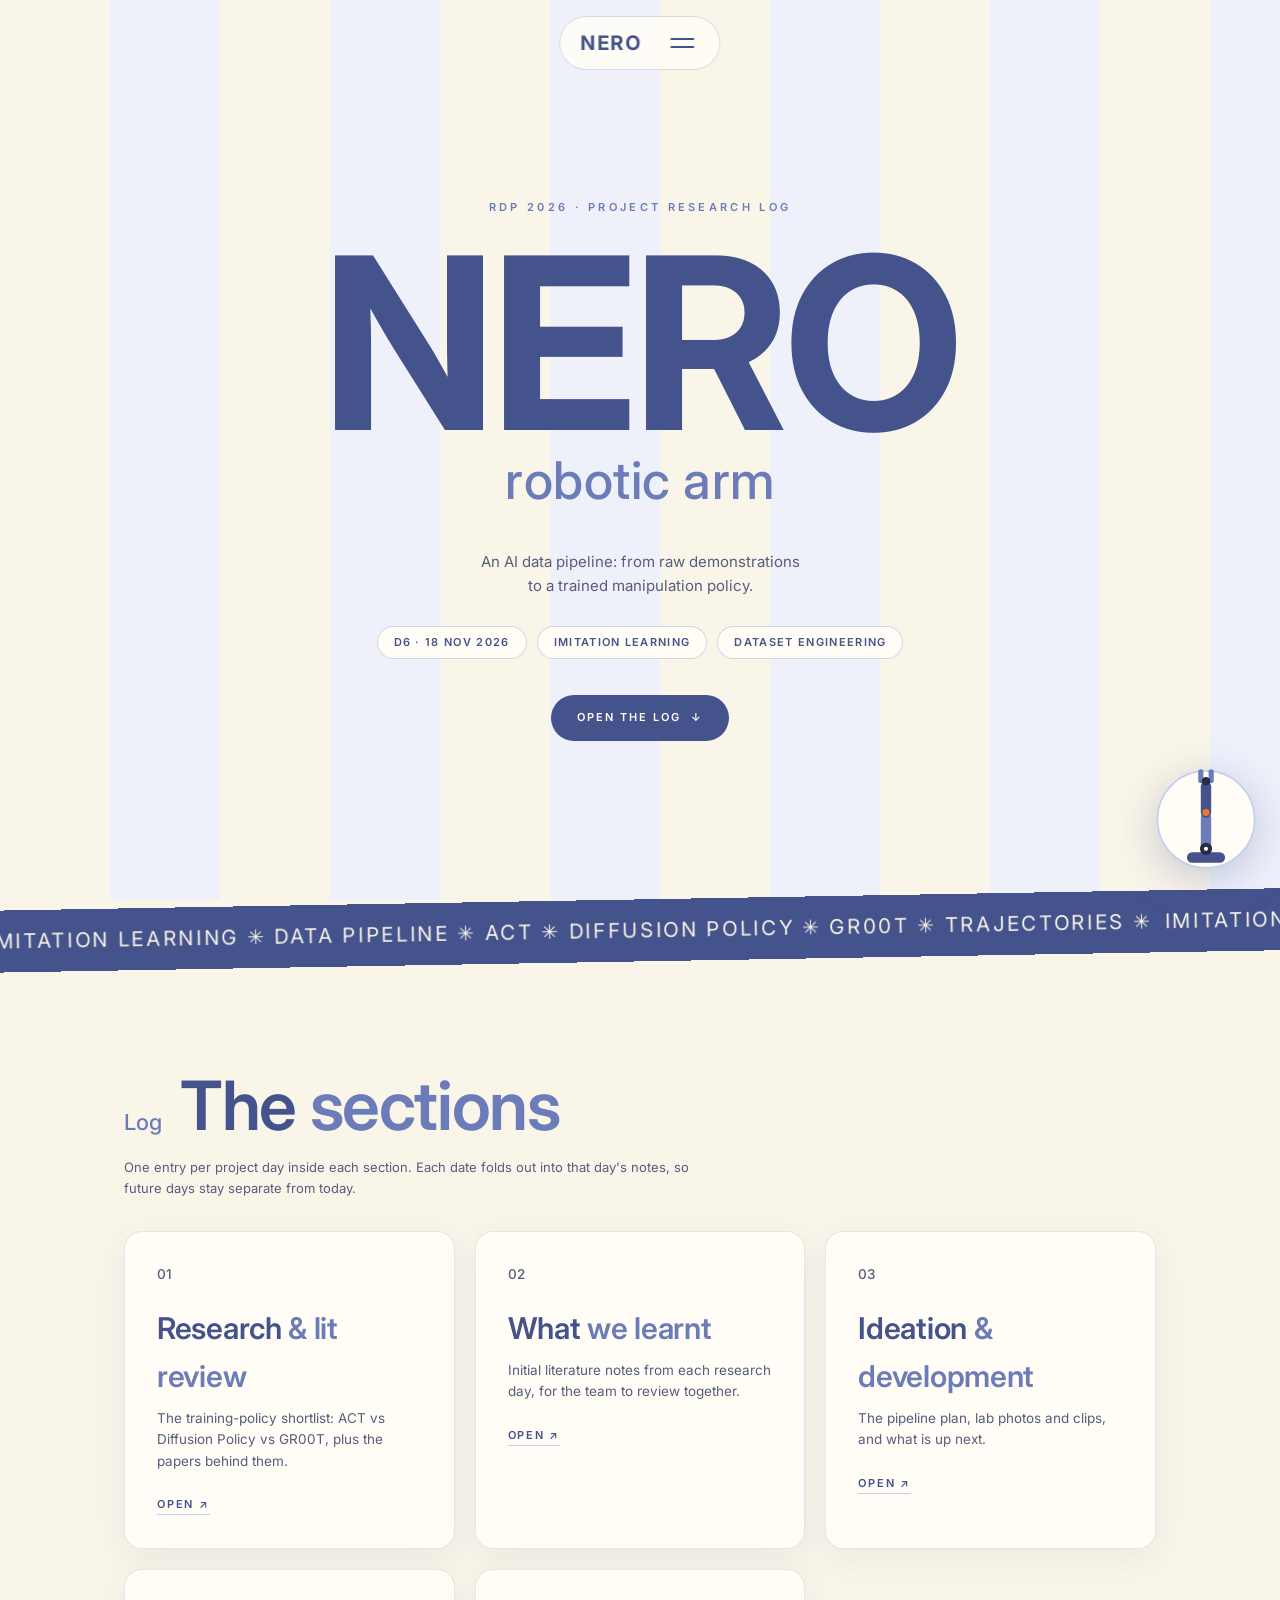
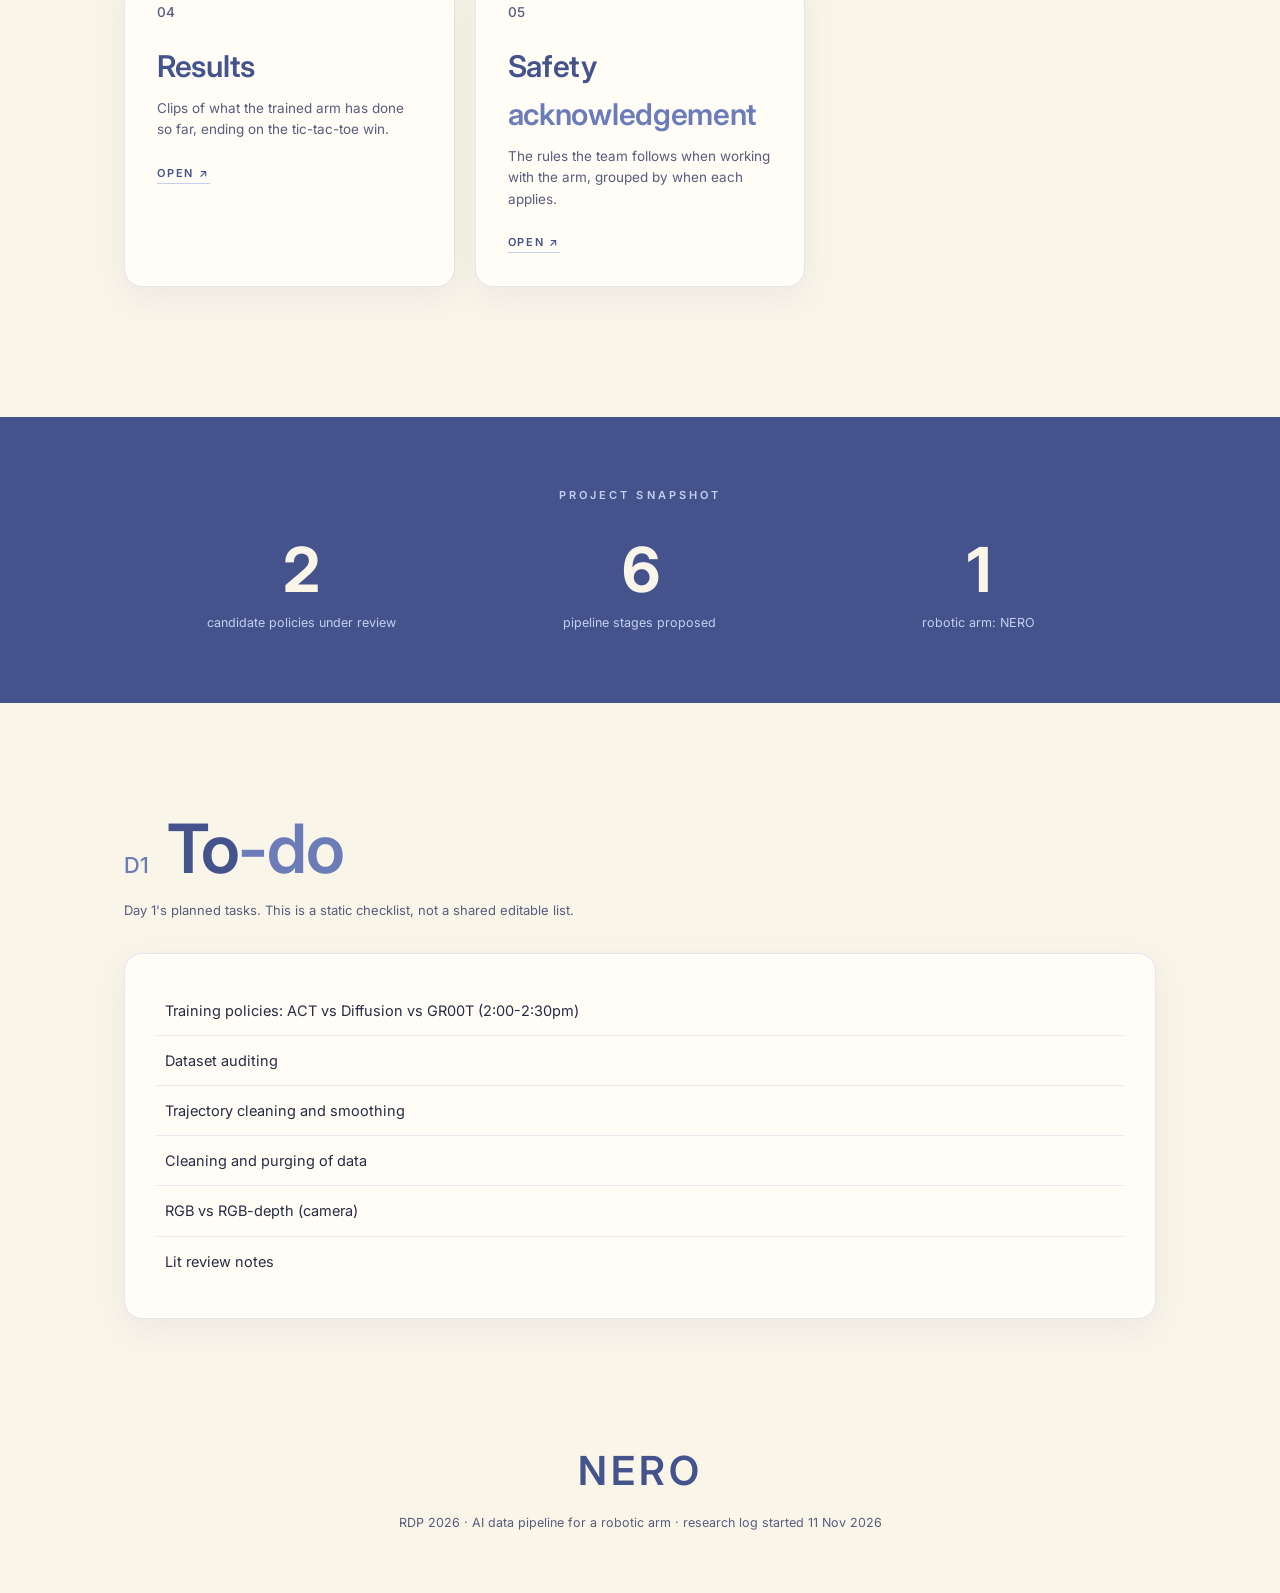
<file: index.html>
<!DOCTYPE html>
<html lang="en">
<head>
<meta charset="UTF-8">
<meta name="viewport" content="width=device-width, initial-scale=1.0">
<title>NERO - AI Data Pipeline for a Robotic Arm · RDP 2026</title>
<meta name="description" content="Research log for the NERO robotic arm: imitation-learning policy comparison (ACT vs Diffusion vs GR00T), dataset auditing and trajectory cleaning. RDP 2026.">
<link rel="preconnect" href="https://fonts.googleapis.com">
<link rel="preconnect" href="https://fonts.gstatic.com" crossorigin>
<link href="https://fonts.googleapis.com/css2?family=Inter:wght@400;500;600;700&display=swap" rel="stylesheet">
<link rel="stylesheet" href="styles.css">
</head>
<body>

<header class="topbar">
  <a class="nav-brand" href="index.html">NERO</a>
  <button class="burger" id="burger" aria-label="Open menu" aria-expanded="false" aria-controls="menu">
    <span></span><span></span>
  </button>
</header>

<div class="menu" id="menu" aria-hidden="true">
  <nav class="menu-links">
    <a href="index.html" style="--i:0">Home</a>
    <a href="research.html" style="--i:1">Research <em>&amp; lit review</em></a>
    <a href="learnt.html" style="--i:2">What <em>we learnt</em></a>
    <a href="ideation.html" style="--i:3">Ideation <em>&amp; development</em></a>
    <a href="results.html" style="--i:4">Results</a>
    <a href="safety.html" style="--i:5">Safety <em>acknowledgement</em></a>
  </nav>
  <p class="menu-foot">RDP 2026 &middot; project research log</p>
</div>

<header class="hero stripes" id="top">
  <p class="hero-overline" data-load="0">RDP 2026 &middot; Project research log</p>
  <h1 class="hero-title" aria-label="NERO">
    <span data-load="1">N</span><span data-load="2">E</span><span data-load="3">R</span><span data-load="4">O</span>
  </h1>
  <p class="hero-script" data-load="5">robotic arm</p>
  <p class="hero-sub" data-load="6">An AI data pipeline: from raw demonstrations<br>to a trained manipulation policy.</p>
  <div class="hero-meta" data-load="7">
    <span>D6 &middot; 18 Nov 2026</span>
    <span>Imitation learning</span>
    <span>Dataset engineering</span>
  </div>
  <a class="hero-cta" href="#pages" data-load="8">Open the log<span aria-hidden="true">&darr;</span></a>
</header>

<div class="marquee" aria-hidden="true">
  <div class="marquee-track">
    <span>Imitation learning &#10035; Data pipeline &#10035; ACT &#10035; Diffusion policy &#10035; GR00T &#10035; Trajectories &#10035; </span><span>Imitation learning &#10035; Data pipeline &#10035; ACT &#10035; Diffusion policy &#10035; GR00T &#10035; Trajectories &#10035; </span>
  </div>
</div>

<main>

<section class="section" id="pages">
  <div class="section-head" data-reveal>
    <p class="section-no">Log</p>
    <h2 class="section-title">The <em>sections</em></h2>
  </div>
  <p class="section-note" data-reveal>One entry per project day inside each section. Each date folds out into that day's notes, so future days stay separate from today.</p>

  <div class="page-links">
    <a class="card page-link" href="research.html" data-reveal style="--i:0">
      <p class="page-link-no">01</p>
      <h3>Research <em>&amp; lit review</em></h3>
      <p>The training-policy shortlist: ACT vs Diffusion Policy vs GR00T, plus the papers behind them.</p>
      <span class="page-link-go">Open &nearr;</span>
    </a>
    <a class="card page-link" href="learnt.html" data-reveal style="--i:1">
      <p class="page-link-no">02</p>
      <h3>What <em>we learnt</em></h3>
      <p>Initial literature notes from each research day, for the team to review together.</p>
      <span class="page-link-go">Open &nearr;</span>
    </a>
    <a class="card page-link" href="ideation.html" data-reveal style="--i:2">
      <p class="page-link-no">03</p>
      <h3>Ideation <em>&amp; development</em></h3>
      <p>The pipeline plan, lab photos and clips, and what is up next.</p>
      <span class="page-link-go">Open &nearr;</span>
    </a>
    <a class="card page-link" href="results.html" data-reveal style="--i:3">
      <p class="page-link-no">04</p>
      <h3>Results</h3>
      <p>Clips of what the trained arm has done so far, ending on the tic-tac-toe win.</p>
      <span class="page-link-go">Open &nearr;</span>
    </a>
    <a class="card page-link" href="safety.html" data-reveal style="--i:4">
      <p class="page-link-no">05</p>
      <h3>Safety <em>acknowledgement</em></h3>
      <p>The rules the team follows when working with the arm, grouped by when each applies.</p>
      <span class="page-link-go">Open &nearr;</span>
    </a>
  </div>
</section>

<section class="band" data-reveal>
  <p class="band-kicker">Project snapshot</p>
  <div class="band-grid">
    <div class="band-item">
      <p class="band-num"><span class="count" data-count="3">3</span></p>
      <p class="band-label">candidate policies under review</p>
    </div>
    <div class="band-item">
      <p class="band-num"><span class="count" data-count="7">7</span></p>
      <p class="band-label">pipeline stages proposed</p>
    </div>
    <div class="band-item">
      <p class="band-num"><span class="count" data-count="1">1</span></p>
      <p class="band-label">robotic arm: NERO</p>
    </div>
  </div>
</section>

<section class="section" id="todo">
  <div class="section-head" data-reveal>
    <p class="section-no">D1</p>
    <h2 class="section-title">To<em>-do</em></h2>
  </div>
  <p class="section-note" data-reveal>Day 1's planned tasks. This is a static checklist, not a shared editable list.</p>

  <div class="card todo-card" data-reveal>
    <ul class="todo" aria-label="Planned tasks">
<li>Training policies: ACT vs Diffusion vs GR00T (2:00-2:30pm)</li>
<li>Dataset auditing</li><li>Trajectory cleaning and smoothing</li>
<li>Cleaning and purging of data</li><li>RGB vs RGB-depth (camera)</li><li>Lit review notes</li>
</ul>
  </div>
</section>

</main>

<footer class="footer">
  <p class="footer-name">NERO</p>
  <p>RDP 2026 &middot; AI data pipeline for a robotic arm &middot; research log started 11 Nov 2026</p>
</footer>

<div class="nero-buddy" aria-hidden="true">
<svg viewBox="0 0 120 140" xmlns="http://www.w3.org/2000/svg">
  <circle class="buddy-badge" cx="60" cy="72" r="56"/>
  <rect class="buddy-base" x="38" y="110" width="44" height="12" rx="6"/>
  <g class="buddy-lower">
    <rect class="buddy-seg1" x="54" y="64" width="12" height="48" rx="6"/>
    <circle class="buddy-joint" cx="60" cy="106" r="7"/>
    <circle class="buddy-eye" cx="60" cy="106" r="2.4"/>
    <g class="buddy-upper">
      <rect class="buddy-seg2" x="54" y="28" width="12" height="42" rx="6"/>
      <circle class="buddy-accent" cx="60" cy="64" r="4"/>
      <g class="buddy-claw-l"><rect class="buddy-claw" x="51" y="14" width="6" height="16" rx="3"/></g>
      <g class="buddy-claw-r"><rect class="buddy-claw" x="63" y="14" width="6" height="16" rx="3"/></g>
      <circle class="buddy-joint2" cx="60" cy="28" r="5"/>
    </g>
  </g>
</svg>
</div>

<script src="script.js"></script>
</body>
</html>
</file>
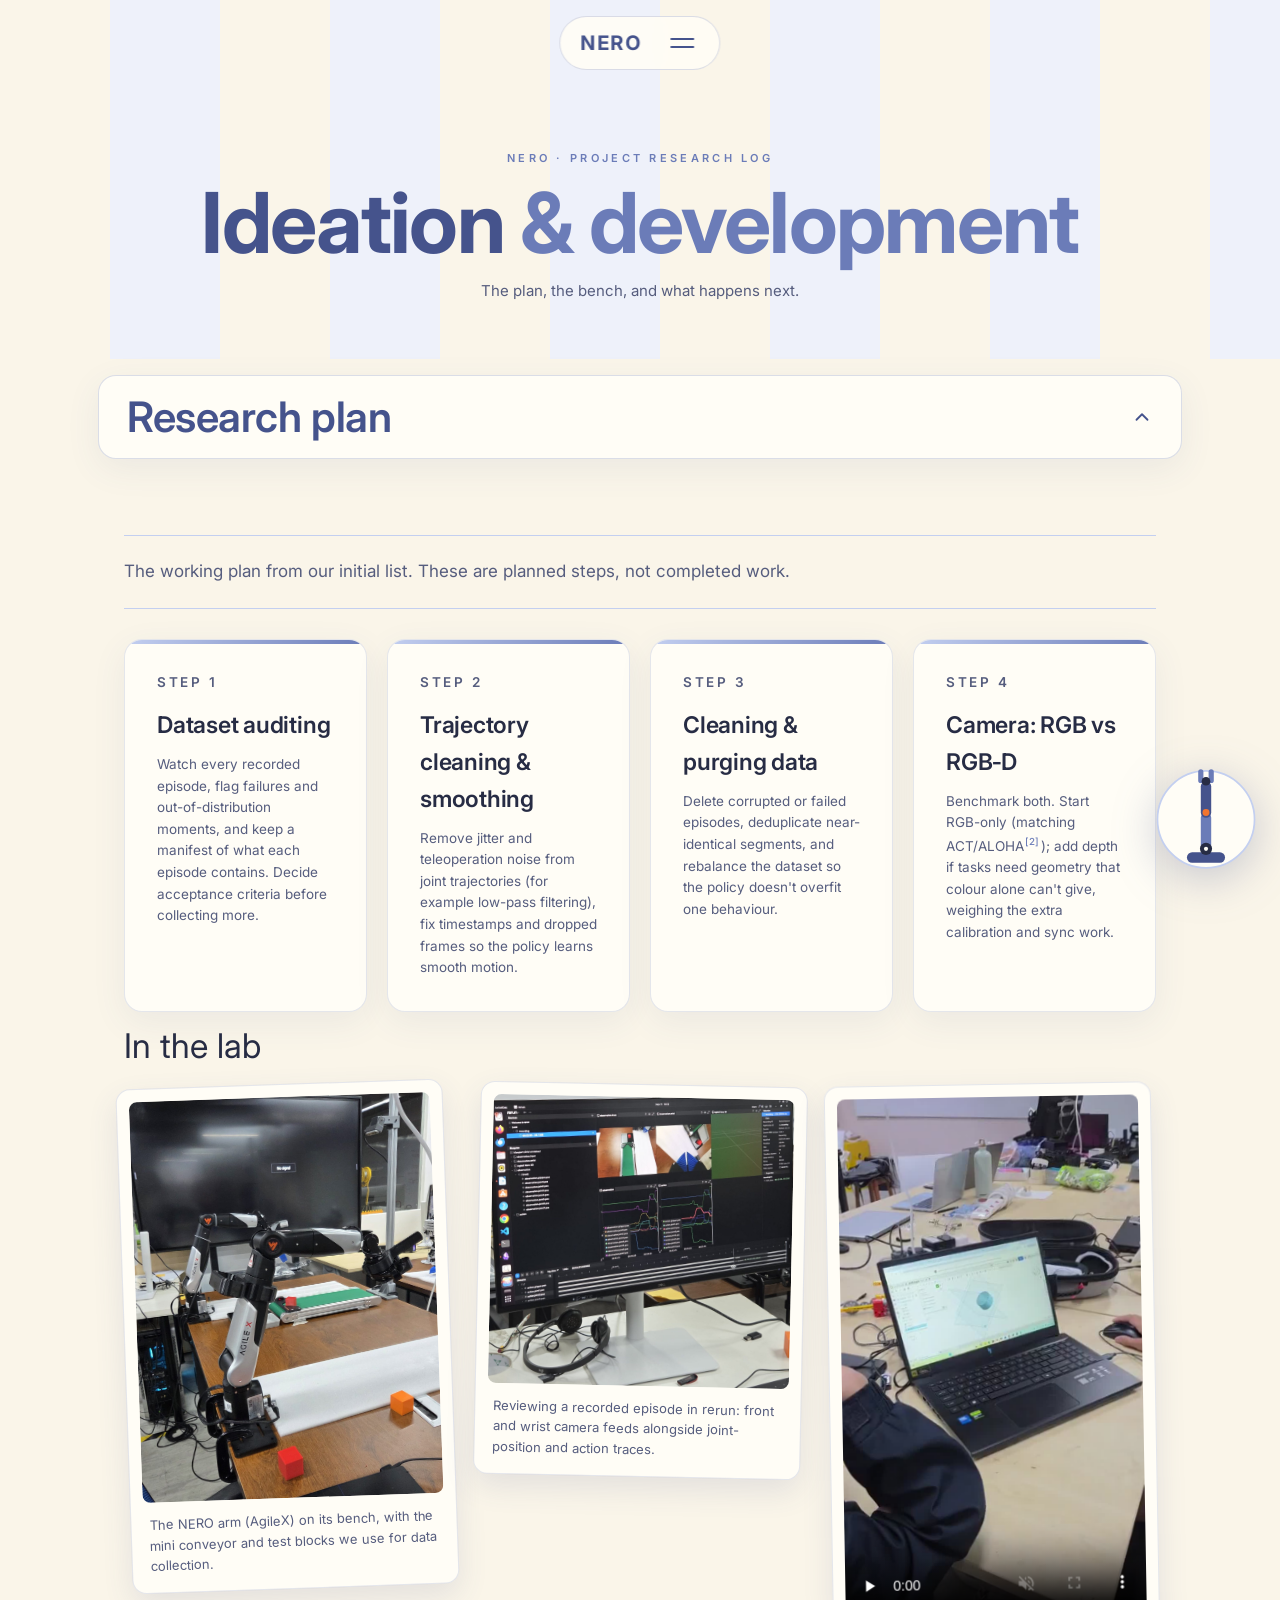
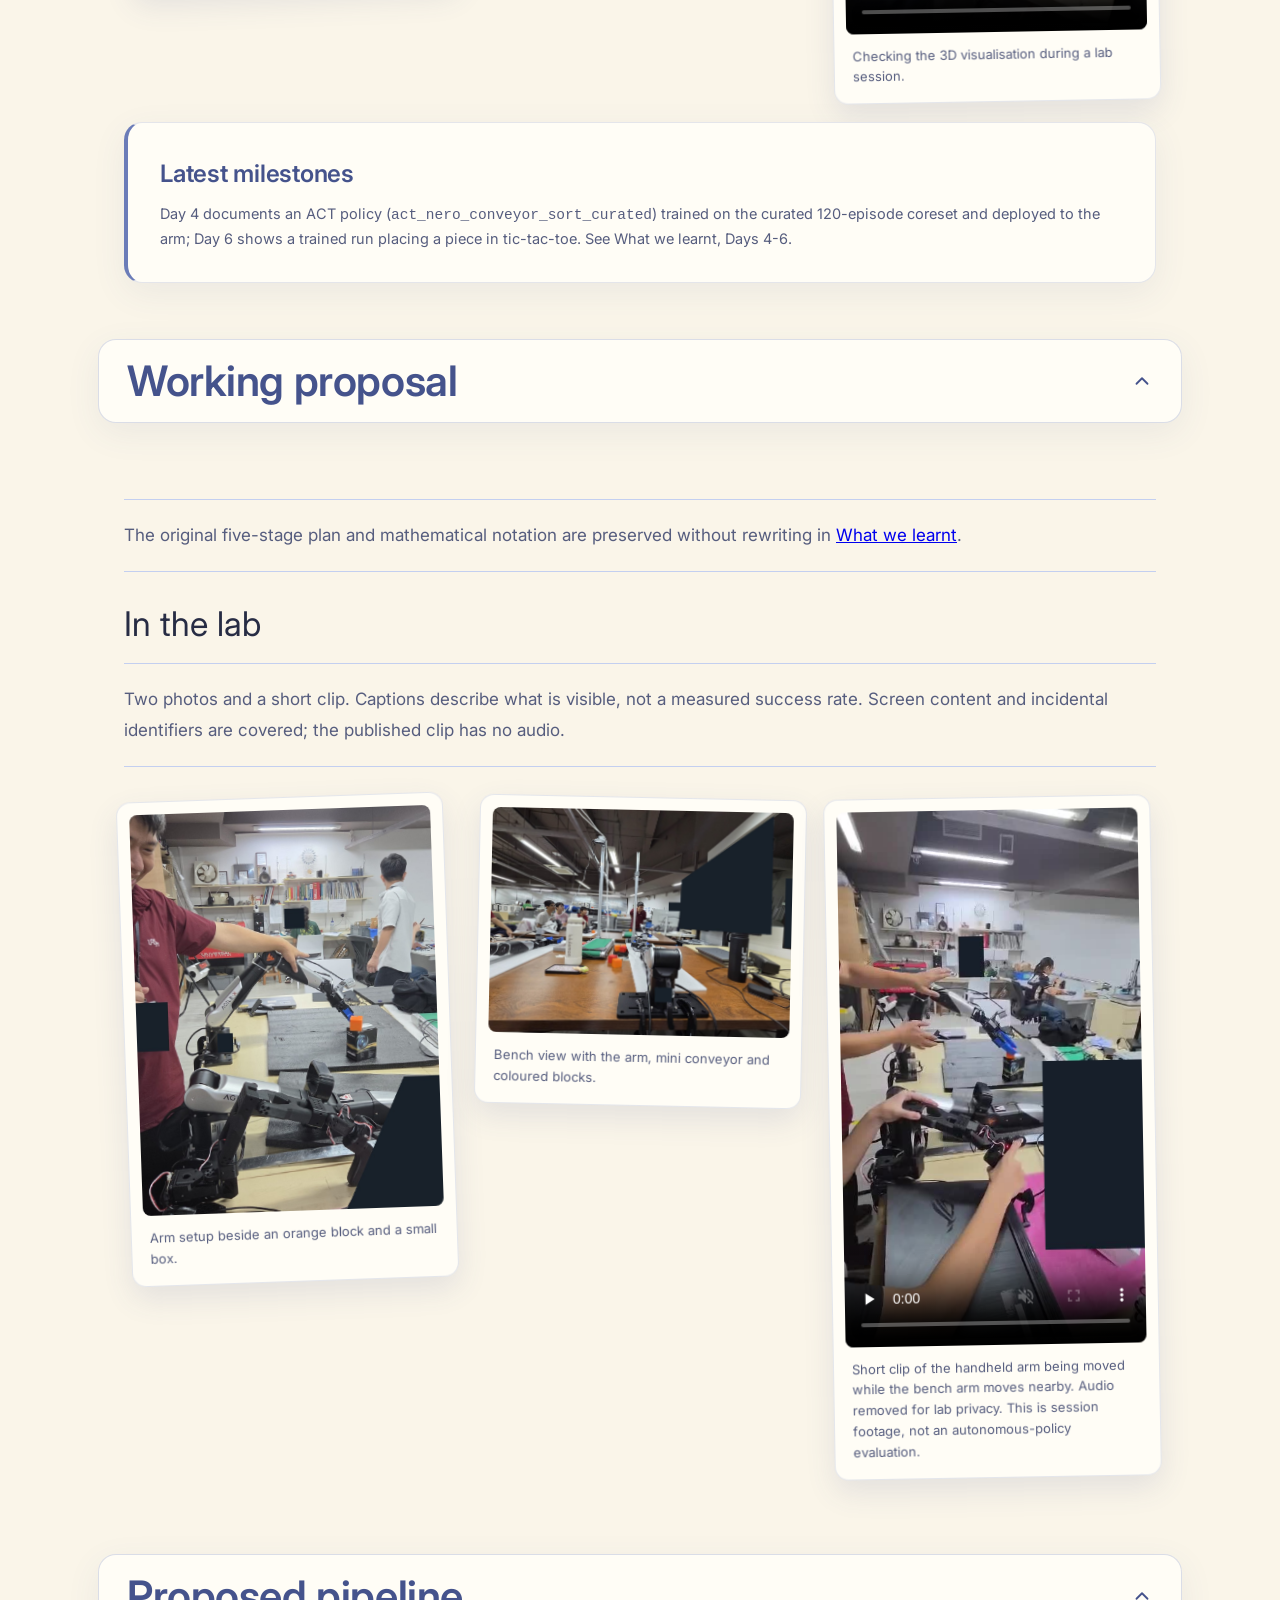
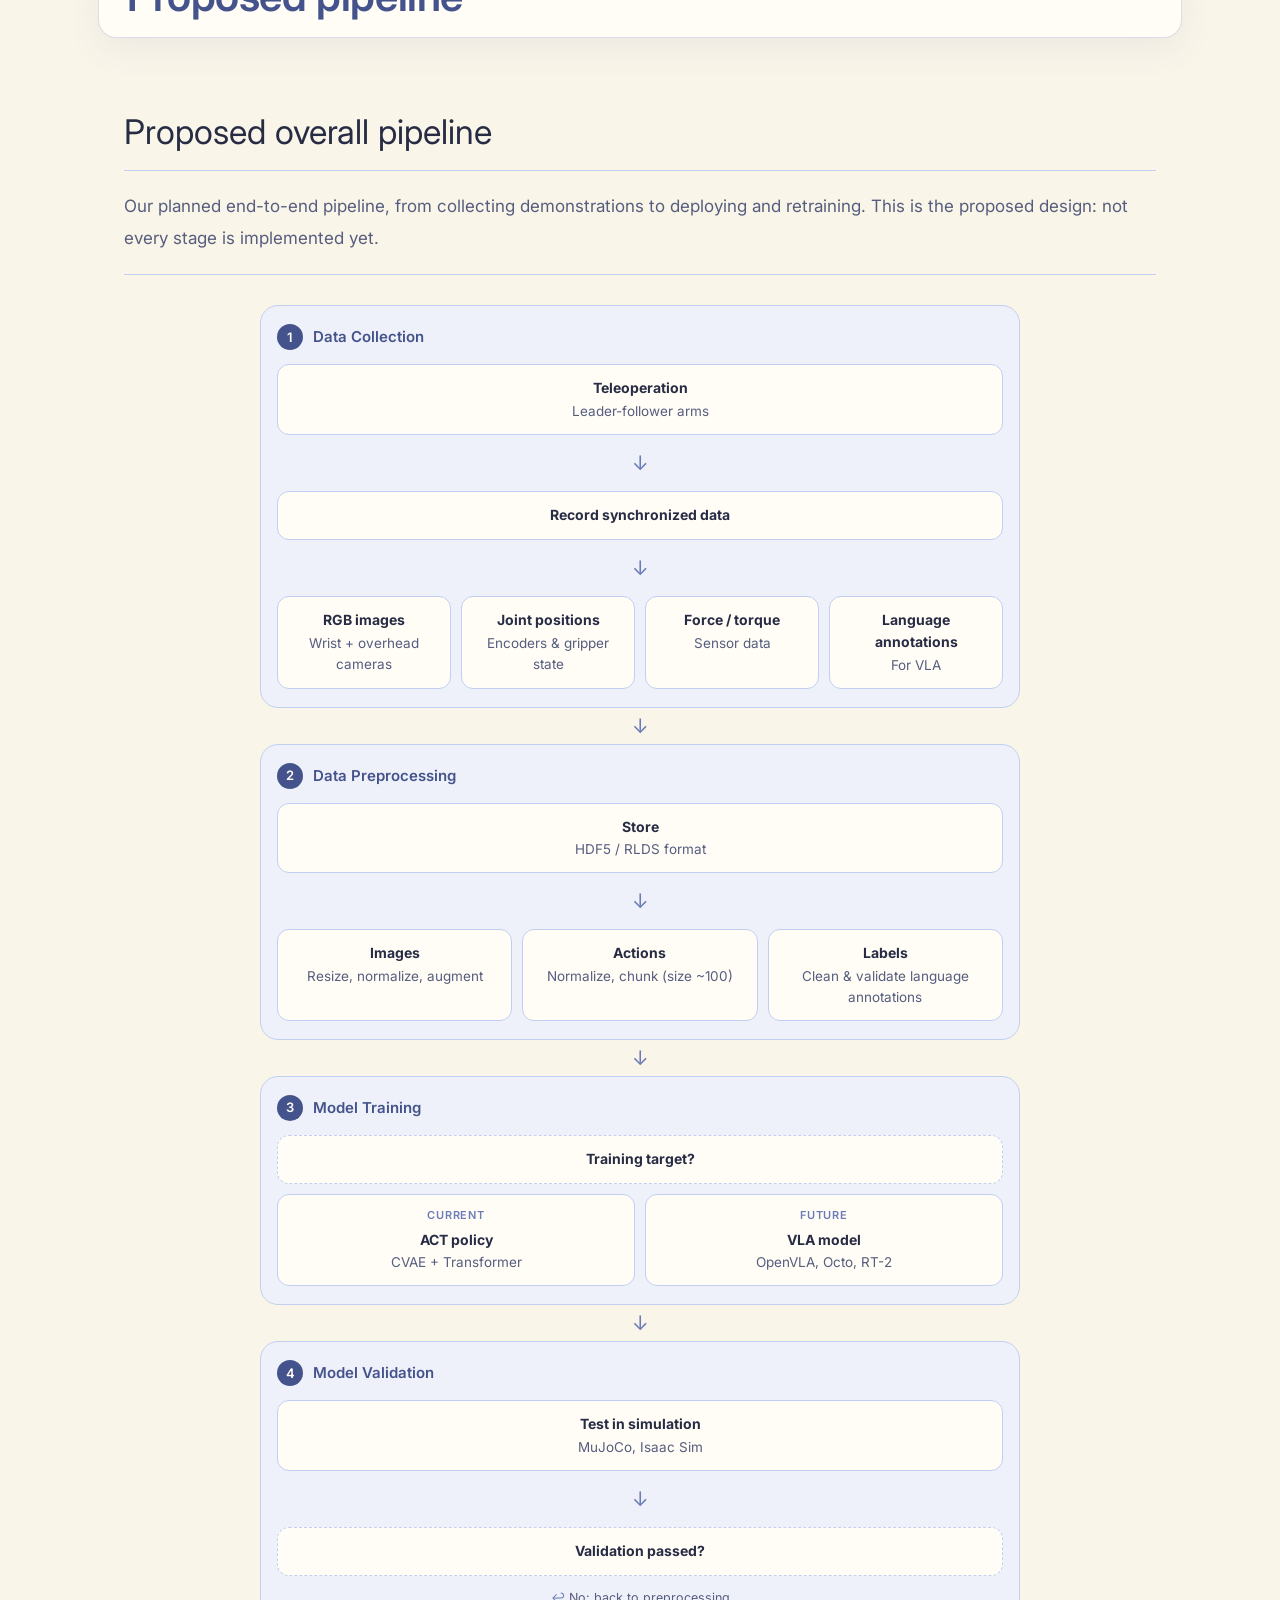
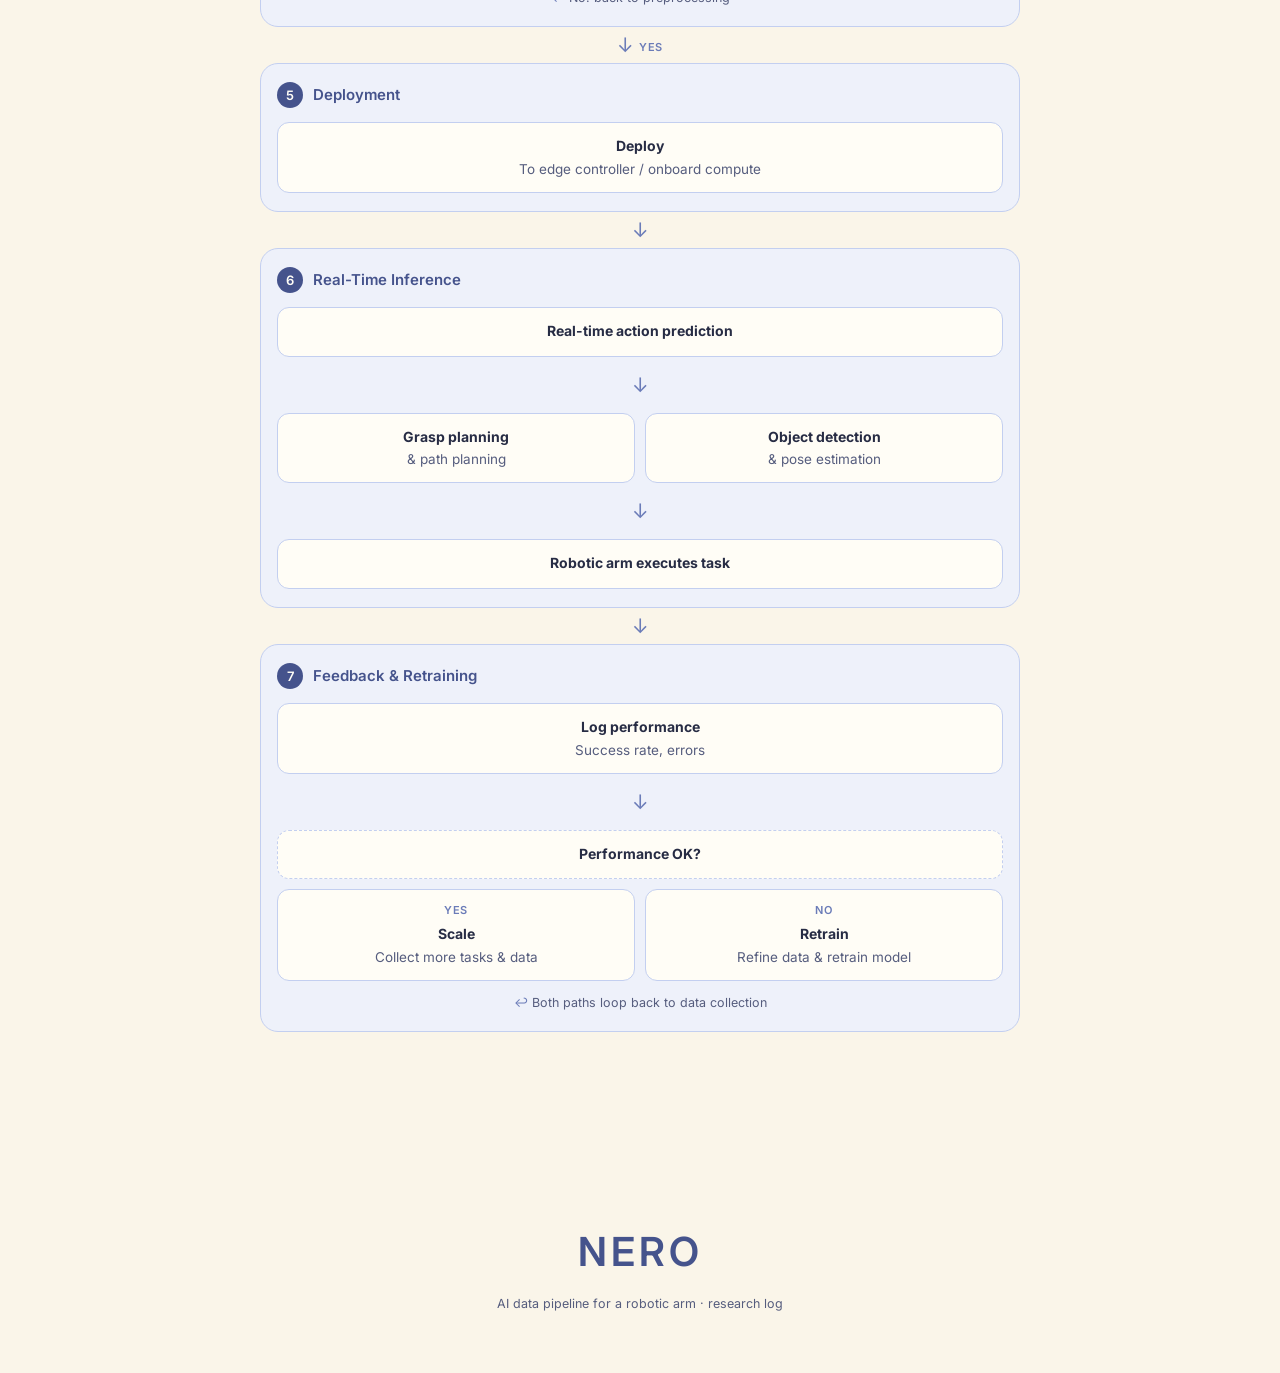
<file: ideation.html>
<!DOCTYPE html>
<html lang="en">
<head>
<meta charset="UTF-8">
<meta name="viewport" content="width=device-width, initial-scale=1.0">
<title>Ideation &amp; development · NERO</title>
<meta name="description" content="NERO research log: pipeline plan, lab photos and session clips.">
<link rel="preconnect" href="https://fonts.googleapis.com">
<link rel="preconnect" href="https://fonts.gstatic.com" crossorigin>
<link href="https://fonts.googleapis.com/css2?family=Inter:wght@400;500;600;700&display=swap" rel="stylesheet">
<link rel="stylesheet" href="styles.css">
<style>
/* Proposed pipeline diagram. */
.pipe { display:grid; max-width:760px; margin:0 auto 28px; }
.pipe-stage { background:var(--stripe); border:1px solid var(--powder); border-radius:var(--radius); padding:18px 16px; display:grid; gap:10px; }
.pipe-stage-name { display:flex; align-items:center; gap:10px; margin:0 0 4px; font-weight:600; font-size:15px; color:var(--blue-deep); }
.pipe-stage-name span { display:inline-flex; align-items:center; justify-content:center; width:26px; height:26px; border-radius:999px; background:var(--blue-deep); color:var(--paper); font-size:13px; font-weight:600; flex:none; }
.pipe-node { background:var(--paper); border:1px solid var(--powder); border-radius:12px; padding:12px 14px; font-size:13.5px; line-height:1.55; color:var(--ink-soft); text-align:center; }
.pipe-node strong { display:block; color:var(--ink); font-size:14px; margin-bottom:2px; }
.pipe-decision { border-style:dashed; }
.pipe-tag { display:block; font-style:normal; font-size:11px; font-weight:600; letter-spacing:.08em; text-transform:uppercase; color:var(--blue); margin-bottom:4px; }
.pipe-grid { display:grid; grid-template-columns:repeat(auto-fit,minmax(150px,1fr)); gap:10px; }
.pipe-arrow { text-align:center; color:var(--blue); font-size:20px; line-height:1; padding:8px 0; }
.pipe-arrow-label { font-size:11px; font-weight:600; letter-spacing:.08em; text-transform:uppercase; margin-left:6px; vertical-align:middle; }
.pipe-loop { text-align:center; font-size:12.5px; color:var(--ink-soft); margin:2px 0 0; }
.pipe-loop::before { content:"\21A9\00a0"; color:var(--blue); }
</style>
</head>
<body>

<header class="topbar">
  <a class="nav-brand" href="index.html">NERO</a>
  <button class="burger" id="burger" aria-label="Open menu" aria-expanded="false" aria-controls="menu">
    <span></span><span></span>
  </button>
</header>

<div class="menu" id="menu" aria-hidden="true">
  <nav class="menu-links">
    <a href="index.html" style="--i:0">Home</a>
    <a href="research.html" style="--i:1">Research <em>&amp; lit review</em></a>
    <a href="learnt.html" style="--i:2">What <em>we learnt</em></a>
    <a href="ideation.html" style="--i:3">Ideation <em>&amp; development</em></a>
    <a href="results.html" style="--i:4">Results</a>
    <a href="safety.html" style="--i:5">Safety <em>acknowledgement</em></a>
  </nav>
  <p class="menu-foot">NERO &middot; project research log</p>
</div>

<header class="page-head stripes">
  <p class="hero-overline" data-load="0">NERO &middot; project research log</p>
  <h1 class="page-title" data-load="1">Ideation <em>&amp; development</em></h1>
  <p class="page-sub" data-load="2">The plan, the bench, and what happens next.</p>
</header>

<main class="sub">

<details class="log-entry" id="day-2026-11-11" open>
  <summary class="log-toggle" data-reveal>
    <span class="log-date">Research plan</span>
    <svg class="log-chevron" viewBox="0 0 24 24" width="22" height="22" aria-hidden="true"><path d="M6 9l6 6 6-6" fill="none" stroke="currentColor" stroke-width="2" stroke-linecap="round" stroke-linejoin="round"/></svg>
  </summary>
  <div class="log-body"><div class="log-inner">

  <section class="section" id="ideation">
    <p class="section-note" data-reveal>The working plan from our initial list. These are planned steps, not completed work.</p>

    <div class="roadmap">
      <div class="road-item card" data-reveal style="--i:0">
        <p class="road-no">Step 1</p>
        <h4>Dataset auditing</h4>
        <p>Watch every recorded episode, flag failures and out-of-distribution moments, and keep a manifest of what each episode contains. Decide acceptance criteria before collecting more.</p>
      </div>
      <div class="road-item card" data-reveal style="--i:1">
        <p class="road-no">Step 2</p>
        <h4>Trajectory cleaning &amp; smoothing</h4>
        <p>Remove jitter and teleoperation noise from joint trajectories (for example low-pass filtering), fix timestamps and dropped frames so the policy learns smooth motion.</p>
      </div>
      <div class="road-item card" data-reveal style="--i:2">
        <p class="road-no">Step 3</p>
        <h4>Cleaning &amp; purging data</h4>
        <p>Delete corrupted or failed episodes, deduplicate near-identical segments, and rebalance the dataset so the policy doesn't overfit one behaviour.</p>
      </div>
      <div class="road-item card" data-reveal style="--i:3">
        <p class="road-no">Step 4</p>
        <h4>Camera: RGB vs RGB&#8209;D</h4>
        <p>Benchmark both. Start RGB-only (matching ACT/ALOHA<a class="cite" href="research.html#ref-2">[2]</a>); add depth if tasks need geometry that colour alone can't give, weighing the extra calibration and sync work.</p>
      </div>
    </div>

    <h3 class="subhead" data-reveal>In the lab</h3>
    <div class="lab-grid">
      <figure class="lab-item" data-reveal style="--i:0">
        <img src="assets/nero-arm.jpg" alt="The NERO robotic arm (AgileX) on its bench with a mini conveyor and coloured test blocks" loading="lazy">
        <figcaption>The NERO arm (AgileX) on its bench, with the mini conveyor and test blocks we use for data collection.</figcaption>
      </figure>
      <figure class="lab-item" data-reveal style="--i:1">
        <img src="assets/episode-viewer.jpg" alt="Monitor showing the rerun viewer replaying a recorded episode with camera feeds, joint-position and action traces" loading="lazy">
        <figcaption>Reviewing a recorded episode in rerun: front and wrist camera feeds alongside joint-position and action traces.</figcaption>
      </figure>
      <figure class="lab-item" data-reveal style="--i:2">
        <video src="assets/lab-session.mp4" poster="assets/lab-session-poster.jpg" controls loop muted playsinline preload="none"></video>
        <figcaption>Checking the 3D visualisation during a lab session.</figcaption>
      </figure>
    </div>

    <div class="next card" data-reveal>
      <h4>Latest milestones</h4>
      <p>Day 4 documents an ACT policy (<code>act_nero_conveyor_sort_curated</code>) trained on the curated 120-episode coreset and deployed to the arm; Day 6 shows a trained run placing a piece in tic-tac-toe. See What we learnt, Days 4-6.</p>
    </div>
  </section>

  </div></div>
</details>

<details class="log-entry" id="day-2026-11-13" open>
<summary class="log-toggle" data-reveal><span class="log-date">Working proposal</span><svg class="log-chevron" viewBox="0 0 24 24" width="22" height="22" aria-hidden="true"><path d="M6 9l6 6 6-6" fill="none" stroke="currentColor" stroke-width="2" stroke-linecap="round" stroke-linejoin="round"/></svg></summary>
<div class="log-body"><div class="log-inner"><section class="section"><p class="section-note" data-reveal>The original five-stage plan and mathematical notation are preserved without rewriting in <a href="learnt.html#day-2026-11-13">What we learnt</a>.</p><h3 class="subhead" data-reveal>In the lab</h3>
<p class="subhead-note" data-reveal>Two photos and a short clip. Captions describe what is visible, not a measured success rate. Screen content and incidental identifiers are covered; the published clip has no audio.</p><div class="lab-grid"><figure class="lab-item" data-reveal><img src="assets/day3-arm.jpg" alt="Two robotic arms on the lab bench near an orange block and a small box" loading="lazy"><figcaption>Arm setup beside an orange block and a small box.</figcaption></figure><figure class="lab-item" data-reveal><img src="assets/day3-bench.jpg" alt="Robotic arm and mini conveyor with coloured blocks on the shared lab bench" loading="lazy"><figcaption>Bench view with the arm, mini conveyor and coloured blocks.</figcaption></figure><figure class="lab-item" data-reveal><video src="assets/day3-lab.mp4" poster="assets/day3-lab-poster.jpg" controls muted playsinline preload="none"></video><figcaption>Short clip of the handheld arm being moved while the bench arm moves nearby. Audio removed for lab privacy. This is session footage, not an autonomous-policy evaluation.</figcaption></figure></div></section></div></div></details>

<details class="log-entry" id="day-2026-11-18" open>
<summary class="log-toggle" data-reveal><span class="log-date">Proposed pipeline</span><svg class="log-chevron" viewBox="0 0 24 24" width="22" height="22" aria-hidden="true"><path d="M6 9l6 6 6-6" fill="none" stroke="currentColor" stroke-width="2" stroke-linecap="round" stroke-linejoin="round"/></svg></summary>
<div class="log-body"><div class="log-inner"><section class="section">
<h3 class="subhead" data-reveal>Proposed overall pipeline</h3>
<p class="subhead-note" data-reveal>Our planned end-to-end pipeline, from collecting demonstrations to deploying and retraining. This is the proposed design: not every stage is implemented yet.</p>
<div class="pipe">
  <div class="pipe-stage">
    <p class="pipe-stage-name"><span>1</span>Data Collection</p>
    <div class="pipe-node"><strong>Teleoperation</strong>Leader-follower arms</div>
    <div class="pipe-arrow">&darr;</div>
    <div class="pipe-node"><strong>Record synchronized data</strong></div>
    <div class="pipe-arrow">&darr;</div>
    <div class="pipe-grid">
      <div class="pipe-node"><strong>RGB images</strong>Wrist + overhead cameras</div>
      <div class="pipe-node"><strong>Joint positions</strong>Encoders &amp; gripper state</div>
      <div class="pipe-node"><strong>Force / torque</strong>Sensor data</div>
      <div class="pipe-node"><strong>Language annotations</strong>For VLA</div>
    </div>
  </div>
  <div class="pipe-arrow">&darr;</div>
  <div class="pipe-stage">
    <p class="pipe-stage-name"><span>2</span>Data Preprocessing</p>
    <div class="pipe-node"><strong>Store</strong>HDF5 / RLDS format</div>
    <div class="pipe-arrow">&darr;</div>
    <div class="pipe-grid">
      <div class="pipe-node"><strong>Images</strong>Resize, normalize, augment</div>
      <div class="pipe-node"><strong>Actions</strong>Normalize, chunk (size ~100)</div>
      <div class="pipe-node"><strong>Labels</strong>Clean &amp; validate language annotations</div>
    </div>
  </div>
  <div class="pipe-arrow">&darr;</div>
  <div class="pipe-stage">
    <p class="pipe-stage-name"><span>3</span>Model Training</p>
    <div class="pipe-node pipe-decision"><strong>Training target?</strong></div>
    <div class="pipe-grid">
      <div class="pipe-node"><span class="pipe-tag">Current</span><strong>ACT policy</strong>CVAE + Transformer</div>
      <div class="pipe-node"><span class="pipe-tag">Future</span><strong>VLA model</strong>OpenVLA, Octo, RT-2</div>
    </div>
  </div>
  <div class="pipe-arrow">&darr;</div>
  <div class="pipe-stage">
    <p class="pipe-stage-name"><span>4</span>Model Validation</p>
    <div class="pipe-node"><strong>Test in simulation</strong>MuJoCo, Isaac Sim</div>
    <div class="pipe-arrow">&darr;</div>
    <div class="pipe-node pipe-decision"><strong>Validation passed?</strong></div>
    <p class="pipe-loop">No: back to preprocessing</p>
  </div>
  <div class="pipe-arrow">&darr;<span class="pipe-arrow-label">Yes</span></div>
  <div class="pipe-stage">
    <p class="pipe-stage-name"><span>5</span>Deployment</p>
    <div class="pipe-node"><strong>Deploy</strong>To edge controller / onboard compute</div>
  </div>
  <div class="pipe-arrow">&darr;</div>
  <div class="pipe-stage">
    <p class="pipe-stage-name"><span>6</span>Real-Time Inference</p>
    <div class="pipe-node"><strong>Real-time action prediction</strong></div>
    <div class="pipe-arrow">&darr;</div>
    <div class="pipe-grid">
      <div class="pipe-node"><strong>Grasp planning</strong>&amp; path planning</div>
      <div class="pipe-node"><strong>Object detection</strong>&amp; pose estimation</div>
    </div>
    <div class="pipe-arrow">&darr;</div>
    <div class="pipe-node"><strong>Robotic arm executes task</strong></div>
  </div>
  <div class="pipe-arrow">&darr;</div>
  <div class="pipe-stage">
    <p class="pipe-stage-name"><span>7</span>Feedback &amp; Retraining</p>
    <div class="pipe-node"><strong>Log performance</strong>Success rate, errors</div>
    <div class="pipe-arrow">&darr;</div>
    <div class="pipe-node pipe-decision"><strong>Performance OK?</strong></div>
    <div class="pipe-grid">
      <div class="pipe-node"><span class="pipe-tag">Yes</span><strong>Scale</strong>Collect more tasks &amp; data</div>
      <div class="pipe-node"><span class="pipe-tag">No</span><strong>Retrain</strong>Refine data &amp; retrain model</div>
    </div>
    <p class="pipe-loop">Both paths loop back to data collection</p>
  </div>
</div>
</section></div></div></details>

</main>

<footer class="footer">
  <p class="footer-name">NERO</p>
  <p>AI data pipeline for a robotic arm &middot; research log</p>
</footer>

<div class="nero-buddy" aria-hidden="true">
<svg viewBox="0 0 120 140" xmlns="http://www.w3.org/2000/svg">
  <circle class="buddy-badge" cx="60" cy="72" r="56"/>
  <rect class="buddy-base" x="38" y="110" width="44" height="12" rx="6"/>
  <g class="buddy-lower">
    <rect class="buddy-seg1" x="54" y="64" width="12" height="48" rx="6"/>
    <circle class="buddy-joint" cx="60" cy="106" r="7"/>
    <circle class="buddy-eye" cx="60" cy="106" r="2.4"/>
    <g class="buddy-upper">
      <rect class="buddy-seg2" x="54" y="28" width="12" height="42" rx="6"/>
      <circle class="buddy-accent" cx="60" cy="64" r="4"/>
      <g class="buddy-claw-l"><rect class="buddy-claw" x="51" y="14" width="6" height="16" rx="3"/></g>
      <g class="buddy-claw-r"><rect class="buddy-claw" x="63" y="14" width="6" height="16" rx="3"/></g>
      <circle class="buddy-joint2" cx="60" cy="28" r="5"/>
    </g>
  </g>
</svg>
</div>

<script src="script.js"></script>
</body>
</html>
</file>
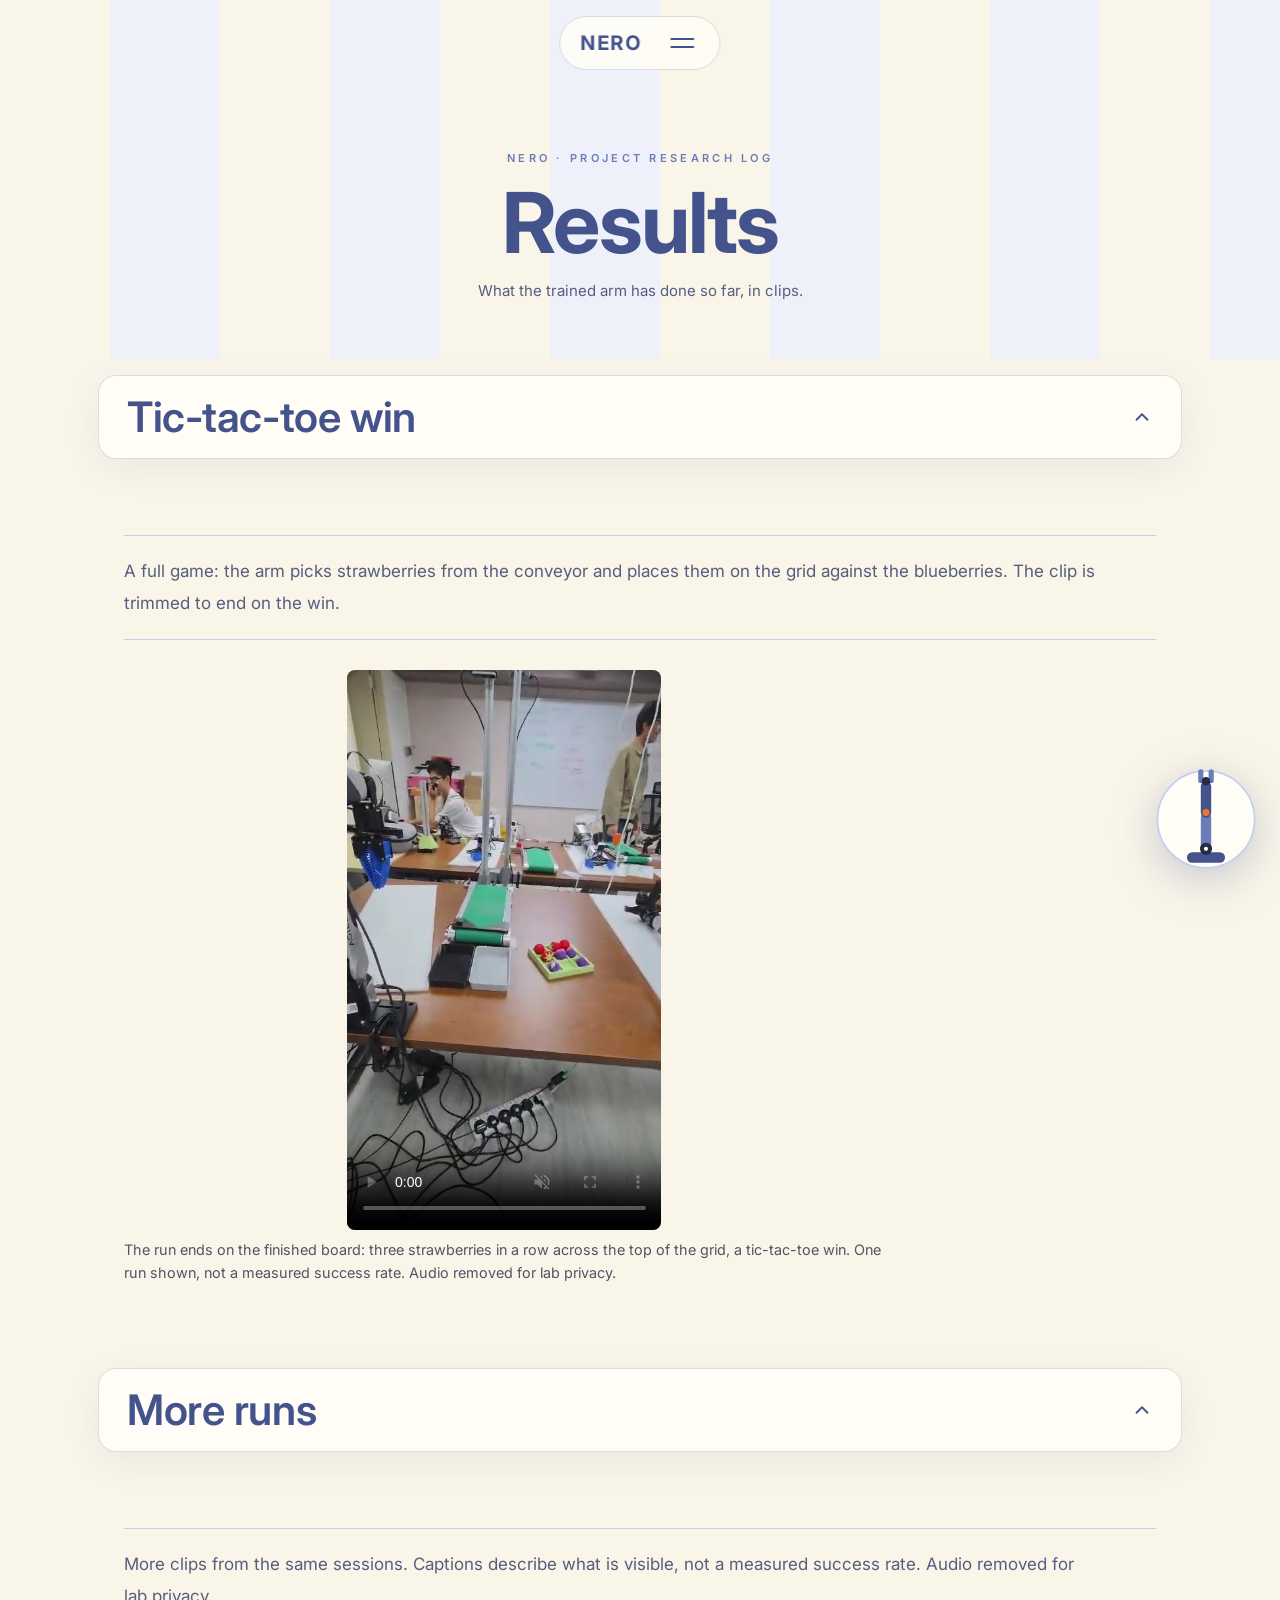
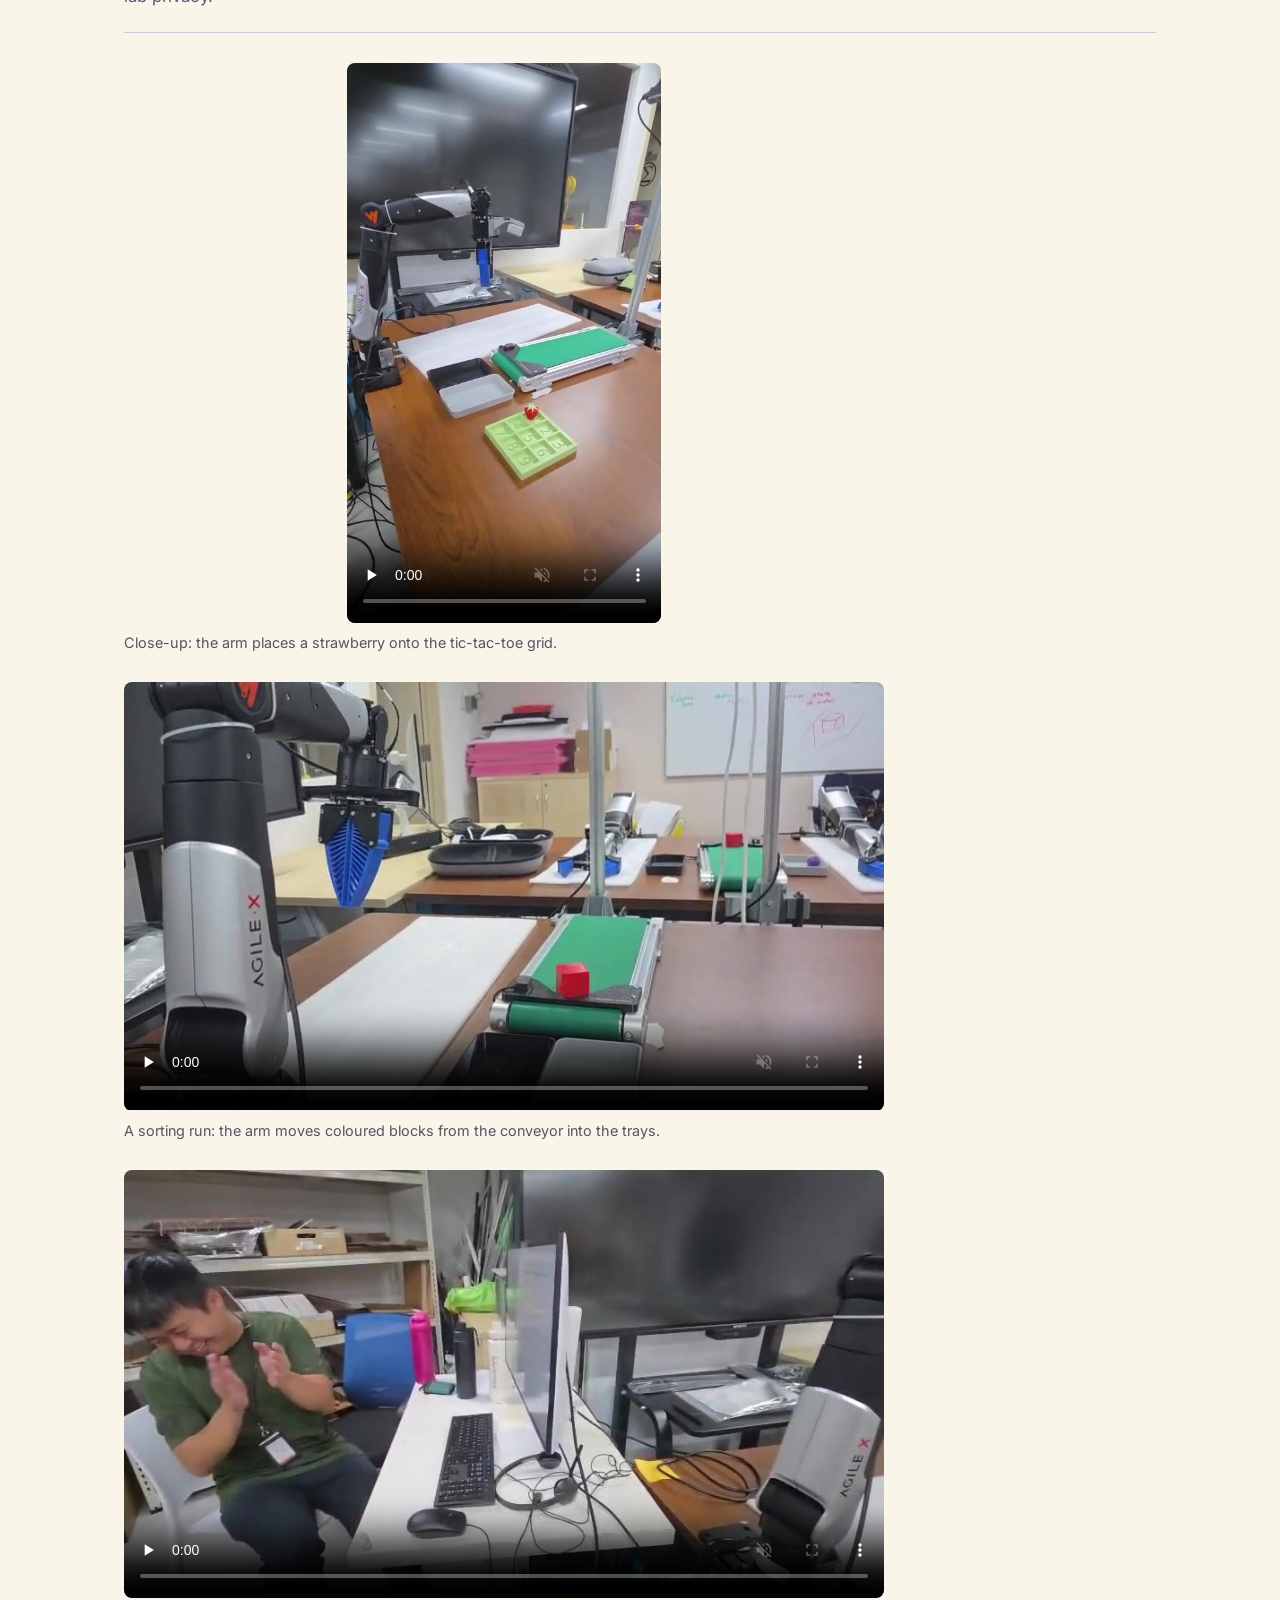
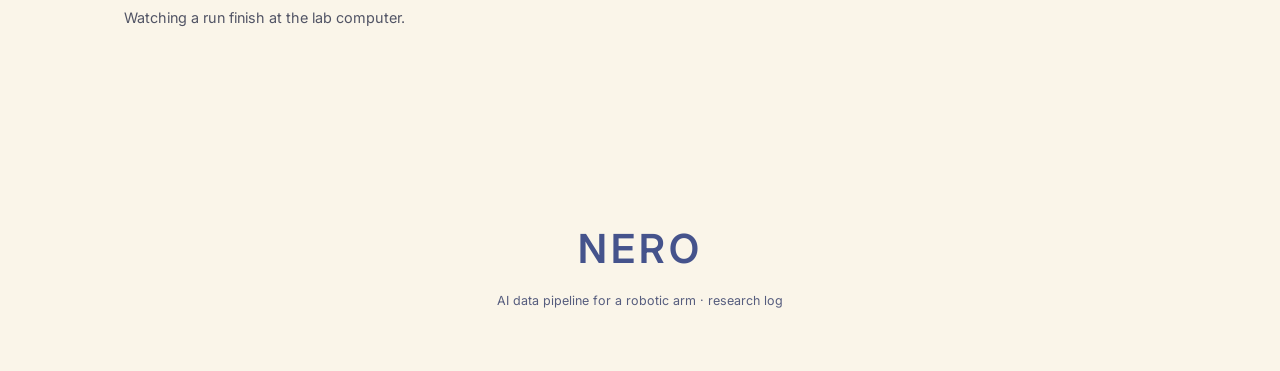
<file: results.html>
<!DOCTYPE html>
<html lang="en">
<head>
<meta charset="UTF-8">
<meta name="viewport" content="width=device-width, initial-scale=1.0">
<title>Results · NERO</title>
<meta name="description" content="NERO research log: clips of what the trained arm has done so far, ending on the tic-tac-toe win.">
<link rel="preconnect" href="https://fonts.googleapis.com">
<link rel="preconnect" href="https://fonts.gstatic.com" crossorigin>
<link href="https://fonts.googleapis.com/css2?family=Inter:wght@400;500;600;700&display=swap" rel="stylesheet">
<link rel="stylesheet" href="styles.css">
</head>
<body>

<header class="topbar">
  <a class="nav-brand" href="index.html">NERO</a>
  <button class="burger" id="burger" aria-label="Open menu" aria-expanded="false" aria-controls="menu">
    <span></span><span></span>
  </button>
</header>

<div class="menu" id="menu" aria-hidden="true">
  <nav class="menu-links">
    <a href="index.html" style="--i:0">Home</a>
    <a href="research.html" style="--i:1">Research <em>&amp; lit review</em></a>
    <a href="learnt.html" style="--i:2">What <em>we learnt</em></a>
    <a href="ideation.html" style="--i:3">Ideation <em>&amp; development</em></a>
    <a href="results.html" style="--i:4">Results</a>
    <a href="safety.html" style="--i:5">Safety <em>acknowledgement</em></a>
  </nav>
  <p class="menu-foot">NERO &middot; project research log</p>
</div>

<header class="page-head stripes">
  <p class="hero-overline" data-load="0">NERO &middot; project research log</p>
  <h1 class="page-title" data-load="1">Results</h1>
  <p class="page-sub" data-load="2">What the trained arm has done so far, in clips.</p>
</header>

<main class="sub">

<details class="log-entry" id="tictactoe-win" open>
  <summary class="log-toggle" data-reveal>
    <span class="log-date">Tic-tac-toe win</span>
    <svg class="log-chevron" viewBox="0 0 24 24" width="22" height="22" aria-hidden="true"><path d="M6 9l6 6 6-6" fill="none" stroke="currentColor" stroke-width="2" stroke-linecap="round" stroke-linejoin="round"/></svg>
  </summary>
  <div class="log-body"><div class="log-inner">

  <section class="section" id="win">
    <p class="section-note" data-reveal>A full game: the arm picks strawberries from the conveyor and places them on the grid against the blueberries. The clip is trimmed to end on the win.</p>

    <figure class="day4-demo demo-portrait" data-reveal><video src="assets/results-tictactoe-win.mp4" poster="assets/results-tictactoe-win-poster.jpg" controls loop muted playsinline preload="metadata"></video><figcaption>The run ends on the finished board: three strawberries in a row across the top of the grid, a tic-tac-toe win. One run shown, not a measured success rate. Audio removed for lab privacy.</figcaption></figure>
  </section>

  </div></div>
</details>

<details class="log-entry" id="more-runs" open>
  <summary class="log-toggle" data-reveal>
    <span class="log-date">More runs</span>
    <svg class="log-chevron" viewBox="0 0 24 24" width="22" height="22" aria-hidden="true"><path d="M6 9l6 6 6-6" fill="none" stroke="currentColor" stroke-width="2" stroke-linecap="round" stroke-linejoin="round"/></svg>
  </summary>
  <div class="log-body"><div class="log-inner">

  <section class="section" id="runs">
    <p class="section-note" data-reveal>More clips from the same sessions. Captions describe what is visible, not a measured success rate. Audio removed for lab privacy.</p>

    <figure class="day4-demo demo-portrait" data-reveal><video src="assets/results-grid-placement.mp4" poster="assets/results-grid-placement-poster.jpg" controls loop muted playsinline preload="none"></video><figcaption>Close-up: the arm places a strawberry onto the tic-tac-toe grid.</figcaption></figure>

    <figure class="day4-demo" data-reveal><video src="assets/results-conveyor-sort.mp4" poster="assets/results-conveyor-sort-poster.jpg" controls loop muted playsinline preload="none"></video><figcaption>A sorting run: the arm moves coloured blocks from the conveyor into the trays.</figcaption></figure>

    <figure class="day4-demo" data-reveal><video src="assets/results-reaction.mp4" poster="assets/results-reaction-poster.jpg" controls loop muted playsinline preload="none"></video><figcaption>Watching a run finish at the lab computer.</figcaption></figure>
  </section>

  </div></div>
</details>

</main>

<footer class="footer">
  <p class="footer-name">NERO</p>
  <p>AI data pipeline for a robotic arm &middot; research log</p>
</footer>

<div class="nero-buddy" aria-hidden="true">
<svg viewBox="0 0 120 140" xmlns="http://www.w3.org/2000/svg">
  <circle class="buddy-badge" cx="60" cy="72" r="56"/>
  <rect class="buddy-base" x="38" y="110" width="44" height="12" rx="6"/>
  <g class="buddy-lower">
    <rect class="buddy-seg1" x="54" y="64" width="12" height="48" rx="6"/>
    <circle class="buddy-joint" cx="60" cy="106" r="7"/>
    <circle class="buddy-eye" cx="60" cy="106" r="2.4"/>
    <g class="buddy-upper">
      <rect class="buddy-seg2" x="54" y="28" width="12" height="42" rx="6"/>
      <circle class="buddy-accent" cx="60" cy="64" r="4"/>
      <g class="buddy-claw-l"><rect class="buddy-claw" x="51" y="14" width="6" height="16" rx="3"/></g>
      <g class="buddy-claw-r"><rect class="buddy-claw" x="63" y="14" width="6" height="16" rx="3"/></g>
      <circle class="buddy-joint2" cx="60" cy="28" r="5"/>
    </g>
  </g>
</svg>
</div>

<script src="script.js"></script>
</body>
</html>
</file>
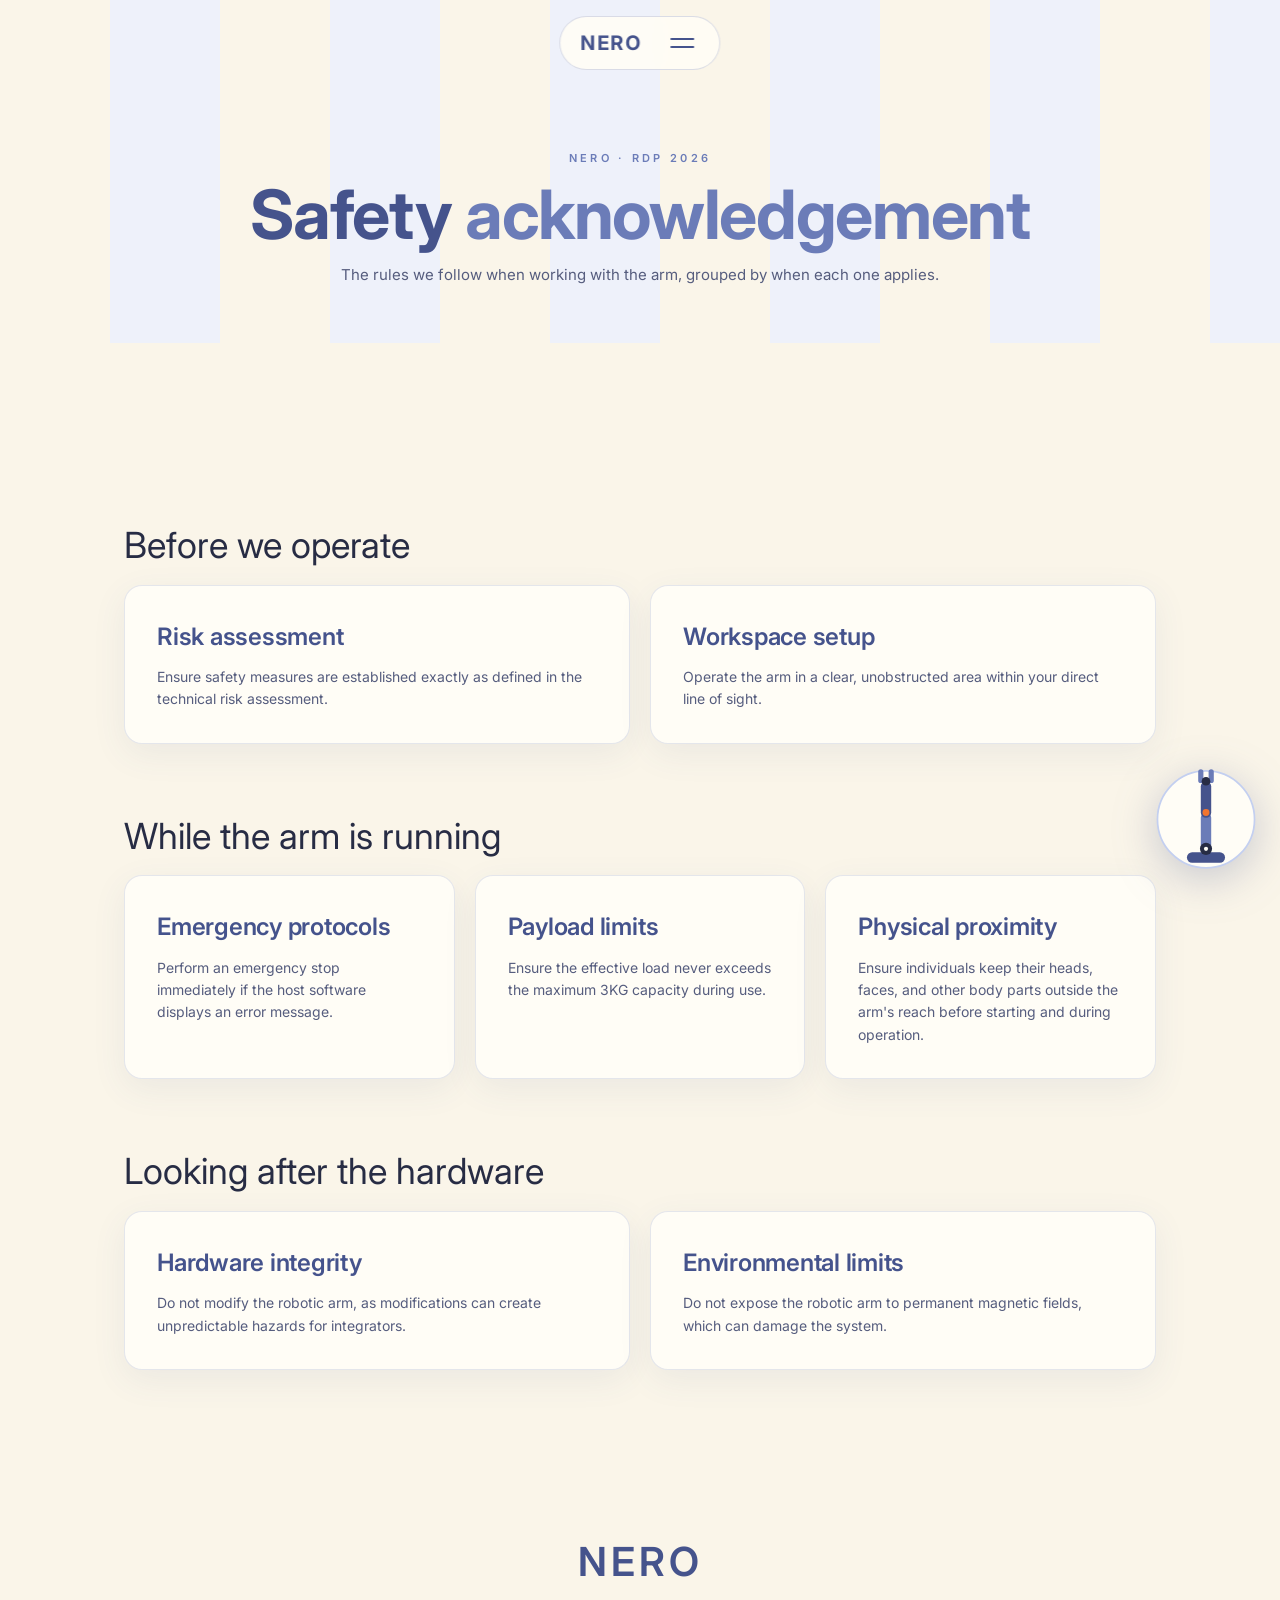
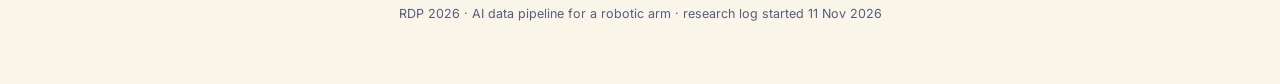
<file: safety.html>
<!DOCTYPE html>
<html lang="en">
<head>
<meta charset="UTF-8">
<meta name="viewport" content="width=device-width, initial-scale=1.0">
<title>Safety acknowledgement · NERO</title>
<meta name="description" content="NERO safety acknowledgement: the rules the team follows when operating the robotic arm.">
<link rel="preconnect" href="https://fonts.googleapis.com">
<link rel="preconnect" href="https://fonts.gstatic.com" crossorigin>
<link href="https://fonts.googleapis.com/css2?family=Inter:wght@400;500;600;700&display=swap" rel="stylesheet">
<link rel="stylesheet" href="styles.css">
</head>
<body>

<header class="topbar">
  <a class="nav-brand" href="index.html">NERO</a>
  <button class="burger" id="burger" aria-label="Open menu" aria-expanded="false" aria-controls="menu">
    <span></span><span></span>
  </button>
</header>

<div class="menu" id="menu" aria-hidden="true">
  <nav class="menu-links">
    <a href="index.html" style="--i:0">Home</a>
    <a href="research.html" style="--i:1">Research <em>&amp; lit review</em></a>
    <a href="learnt.html" style="--i:2">What <em>we learnt</em></a>
    <a href="ideation.html" style="--i:3">Ideation <em>&amp; development</em></a>
    <a href="results.html" style="--i:4">Results</a>
    <a href="safety.html" style="--i:5">Safety <em>acknowledgement</em></a>
  </nav>
  <p class="menu-foot">RDP 2026 &middot; project research log</p>
</div>

<header class="page-head stripes">
  <p class="hero-overline" data-load="0">NERO &middot; RDP 2026</p>
  <h1 class="page-title page-title-sm" data-load="1">Safety <em>acknowledgement</em></h1>
  <p class="page-sub" data-load="2">The rules we follow when working with the arm, grouped by when each one applies.</p>
</header>

<main class="sub">

  <section class="section" id="safety">
    <h3 class="subhead" data-reveal>Before we operate</h3>
    <div class="learn-grid">
      <div class="card learn" data-reveal style="--i:0">
        <h4>Risk assessment</h4>
        <p>Ensure safety measures are established exactly as defined in the technical risk assessment.</p>
      </div>
      <div class="card learn" data-reveal style="--i:1">
        <h4>Workspace setup</h4>
        <p>Operate the arm in a clear, unobstructed area within your direct line of sight.</p>
      </div>
    </div>

    <h3 class="subhead" data-reveal>While the arm is running</h3>
    <div class="learn-grid">
      <div class="card learn" data-reveal style="--i:0">
        <h4>Emergency protocols</h4>
        <p>Perform an emergency stop immediately if the host software displays an error message.</p>
      </div>
      <div class="card learn" data-reveal style="--i:1">
        <h4>Payload limits</h4>
        <p>Ensure the effective load never exceeds the maximum 3KG capacity during use.</p>
      </div>
      <div class="card learn" data-reveal style="--i:2">
        <h4>Physical proximity</h4>
        <p>Ensure individuals keep their heads, faces, and other body parts outside the arm's reach before starting and during operation.</p>
      </div>
    </div>

    <h3 class="subhead" data-reveal>Looking after the hardware</h3>
    <div class="learn-grid">
      <div class="card learn" data-reveal style="--i:0">
        <h4>Hardware integrity</h4>
        <p>Do not modify the robotic arm, as modifications can create unpredictable hazards for integrators.</p>
      </div>
      <div class="card learn" data-reveal style="--i:1">
        <h4>Environmental limits</h4>
        <p>Do not expose the robotic arm to permanent magnetic fields, which can damage the system.</p>
      </div>
    </div>
  </section>

</main>

<footer class="footer">
  <p class="footer-name">NERO</p>
  <p>RDP 2026 &middot; AI data pipeline for a robotic arm &middot; research log started 11 Nov 2026</p>
</footer>

<div class="nero-buddy" aria-hidden="true">
<svg viewBox="0 0 120 140" xmlns="http://www.w3.org/2000/svg">
  <circle class="buddy-badge" cx="60" cy="72" r="56"/>
  <rect class="buddy-base" x="38" y="110" width="44" height="12" rx="6"/>
  <g class="buddy-lower">
    <rect class="buddy-seg1" x="54" y="64" width="12" height="48" rx="6"/>
    <circle class="buddy-joint" cx="60" cy="106" r="7"/>
    <circle class="buddy-eye" cx="60" cy="106" r="2.4"/>
    <g class="buddy-upper">
      <rect class="buddy-seg2" x="54" y="28" width="12" height="42" rx="6"/>
      <circle class="buddy-accent" cx="60" cy="64" r="4"/>
      <g class="buddy-claw-l"><rect class="buddy-claw" x="51" y="14" width="6" height="16" rx="3"/></g>
      <g class="buddy-claw-r"><rect class="buddy-claw" x="63" y="14" width="6" height="16" rx="3"/></g>
      <circle class="buddy-joint2" cx="60" cy="28" r="5"/>
    </g>
  </g>
</svg>
</div>

<script src="script.js"></script>
</body>
  </html>
</file>
<file: styles.css>
/* NERO - RDP 2026 research log
   Palette and type follow the team's reference: powder blue, cream, editorial serif. */

:root {
  --cream: #faf5e9;
  --paper: #fffdf6;
  --stripe: #eef1fa;
  --powder: #c3cff0;
  --blue: #6b7cb8;
  --blue-deep: #45538c;
  --ink: #272c44;
  --ink-soft: #565d7e;
  --radius: 18px;
  --serif: "Inter", -apple-system, sans-serif;
  --sans: "Inter", -apple-system, sans-serif;
}

* { margin: 0; padding: 0; box-sizing: border-box; }
html { scroll-behavior: smooth; }

body {
  background: var(--cream);
  color: var(--ink);
  font-family: var(--sans);
  font-size: 16px;
  line-height: 1.6;
  -webkit-font-smoothing: antialiased;
}

::selection { background: var(--powder); }

/* ---------- topbar + hamburger menu ---------- */
.topbar {
  position: fixed;
  top: 16px; left: 50%;
  transform: translateX(-50%);
  z-index: 70;
  display: flex; align-items: center; gap: 24px;
  padding: 10px 20px;
  background: rgba(255, 253, 246, 0.9);
  backdrop-filter: blur(10px);
  border: 1px solid rgba(107, 124, 184, 0.25);
  border-radius: 999px;
  transition: box-shadow 0.3s ease;
}
.topbar.scrolled { box-shadow: 0 8px 30px rgba(69, 83, 140, 0.15); }
.nav-brand {
  font-family: var(--serif);
  font-size: 20px;
  letter-spacing: 0.08em;
  color: var(--blue-deep);
  text-decoration: none;
}
.burger {
  position: relative;
  width: 34px; height: 26px;
  background: none; border: none;
  cursor: pointer; padding: 0;
}
.burger span {
  position: absolute; left: 5px;
  width: 24px; height: 2px;
  background: var(--blue-deep);
  border-radius: 2px;
  transition: transform 0.3s ease, top 0.3s ease;
}
.burger span:first-child { top: 8px; }
.burger span:last-child { top: 16px; }
body.nav-open .burger span:first-child { top: 12px; transform: rotate(45deg); }
body.nav-open .burger span:last-child { top: 12px; transform: rotate(-45deg); }

.menu {
  position: fixed; inset: 0;
  z-index: 60;
  background:
    repeating-linear-gradient(
      90deg,
      var(--cream) 0px, var(--cream) 110px,
      var(--stripe) 110px, var(--stripe) 220px
    );
  transform: translateY(-102%);
  transition: transform 0.55s cubic-bezier(0.22, 1, 0.36, 1);
  display: flex; flex-direction: column; justify-content: center;
  padding: 0 8vw;
}
body.nav-open { overflow: hidden; }
body.nav-open .menu { transform: none; }
.menu-links { display: grid; gap: 10px; }
.menu-links a {
  width: fit-content;
  font-family: var(--serif);
  font-weight: 400;
  font-size: clamp(38px, 8vw, 66px);
  line-height: 1.08;
  color: var(--blue-deep);
  text-decoration: none;
  opacity: 0;
  transform: translateY(24px);
  transition: opacity 0.45s ease, transform 0.45s ease, color 0.25s ease;
}
body.nav-open .menu-links a {
  opacity: 1;
  transform: none;
  transition-delay: calc(0.1s + 0.07s * var(--i, 0));
}
.menu-links a em { color: var(--blue); }
.menu-links a:hover { color: var(--blue); }
.menu-foot {
  position: absolute;
  bottom: 28px; left: 8vw;
  font-size: 11px;
  letter-spacing: 0.2em;
  text-transform: uppercase;
  color: var(--ink-soft);
}

/* ---------- subpage head ---------- */
.page-head {
  padding: 150px 24px 56px;
  text-align: center;
}
.page-title {
  font-family: var(--serif);
  font-weight: 400;
  font-size: clamp(44px, 8vw, 84px);
  line-height: 1.02;
  color: var(--blue-deep);
}
.page-title em { color: var(--blue); }
.page-sub { font-size: 15px; color: var(--ink-soft); margin-top: 14px; }
main.sub { padding-bottom: 40px; }
main.sub .log-entry { margin-top: 16px; }

/* ---------- home page links ---------- */
.page-links { display: grid; grid-template-columns: repeat(auto-fit, minmax(280px, 1fr)); gap: 20px; }
.page-link { display: block; text-decoration: none; color: inherit; transition: transform 0.3s ease, box-shadow 0.3s ease; }
.page-link:hover { transform: translateY(-6px); box-shadow: 0 18px 44px rgba(69, 83, 140, 0.16); }
.page-link-no { font-family: var(--serif); font-style: italic; font-size: 20px; color: var(--blue); margin-bottom: 12px; }
.page-link h3 { font-family: var(--serif); font-weight: 400; font-size: 30px; color: var(--blue-deep); margin-bottom: 8px; }
.page-link h3 em { color: var(--blue); }
.page-link p { font-size: 13.5px; color: var(--ink-soft); margin-bottom: 18px; }
.page-link-go {
  font-size: 11px;
  font-weight: 600;
  letter-spacing: 0.16em;
  text-transform: uppercase;
  color: var(--blue-deep);
  border-bottom: 1.5px solid var(--powder);
  padding-bottom: 3px;
}

/* ---------- to-do ---------- */
.todo-card { padding: 18px 20px 22px; }
.todo { list-style: none; display: grid; }
.todo li {
  display: flex; align-items: center; gap: 14px;
  padding: 13px 8px;
  border-bottom: 1px solid rgba(107, 124, 184, 0.15);
  font-size: 14.5px;
  color: var(--ink);
}
.todo li:last-child { border-bottom: none; }
.todo-check {
  flex-shrink: 0;
  width: 22px; height: 22px;
  border-radius: 7px;
  border: 1.5px solid var(--blue);
  background: none;
  cursor: pointer;
  display: grid; place-items: center;
  font-size: 13px;
  color: var(--paper);
  transition: background 0.2s ease;
}
.todo li.done .todo-check { background: var(--blue); }
.todo-text { flex: 1; }
.todo li.done .todo-text { text-decoration: line-through; color: var(--ink-soft); }
.todo-del {
  background: none; border: none;
  cursor: pointer;
  color: var(--ink-soft);
  font-size: 16px;
  padding: 4px 8px;
  border-radius: 6px;
}
.todo-del:hover { color: var(--blue-deep); background: var(--stripe); }
.todo-form { display: flex; gap: 10px; margin-top: 16px; }
.todo-form input {
  flex: 1;
  font: inherit;
  font-size: 14px;
  padding: 12px 18px;
  border-radius: 999px;
  border: 1px solid rgba(107, 124, 184, 0.3);
  background: var(--stripe);
  color: var(--ink);
  outline: none;
}
.todo-form input:focus { border-color: var(--blue); }
.todo-form button {
  font: inherit;
  font-size: 11px;
  font-weight: 600;
  letter-spacing: 0.16em;
  text-transform: uppercase;
  color: var(--paper);
  background: var(--blue-deep);
  border: none;
  border-radius: 999px;
  padding: 12px 24px;
  cursor: pointer;
  transition: background 0.2s ease;
}
.todo-form button:hover { background: var(--blue); }

/* ---------- hero ---------- */
.stripes {
  background:
    repeating-linear-gradient(
      90deg,
      var(--cream) 0px, var(--cream) 110px,
      var(--stripe) 110px, var(--stripe) 220px
    );
}
.hero {
  min-height: 100vh;
  display: flex;
  flex-direction: column;
  align-items: center;
  justify-content: center;
  text-align: center;
  padding: 120px 24px 80px;
}
.hero-overline {
  font-size: 11px;
  font-weight: 600;
  letter-spacing: 0.3em;
  text-transform: uppercase;
  color: var(--blue);
  margin-bottom: 12px;
}
.hero-title {
  font-family: var(--serif);
  font-weight: 400;
  font-size: clamp(90px, 22vw, 240px);
  line-height: 0.95;
  letter-spacing: 0.02em;
  color: var(--blue-deep);
}
.hero-title span { display: inline-block; }
.hero-script {
  font-family: var(--serif);
  font-style: italic;
  font-size: clamp(28px, 5vw, 52px);
  color: var(--blue);
  margin-top: -0.35em;
  margin-bottom: 28px;
}
.hero-sub {
  font-size: 15px;
  color: var(--ink-soft);
  margin-bottom: 28px;
}
.hero-meta { display: flex; flex-wrap: wrap; gap: 10px; justify-content: center; margin-bottom: 36px; }
.hero-meta span {
  font-size: 11px;
  font-weight: 600;
  letter-spacing: 0.12em;
  text-transform: uppercase;
  color: var(--blue-deep);
  background: var(--paper);
  border: 1px solid rgba(107, 124, 184, 0.3);
  border-radius: 999px;
  padding: 7px 16px;
}
.hero-cta {
  display: inline-flex;
  align-items: center;
  gap: 10px;
  font-size: 11px;
  font-weight: 600;
  letter-spacing: 0.18em;
  text-transform: uppercase;
  color: var(--paper);
  background: var(--blue-deep);
  border-radius: 999px;
  padding: 14px 26px;
  text-decoration: none;
  transition: transform 0.25s ease, background 0.25s ease;
}
.hero-cta:hover { background: var(--blue); transform: translateY(-2px); }
.hero-cta span { transition: transform 0.25s ease; }
.hero-cta:hover span { transform: translateY(2px); }

/* hero load animation */
[data-load] {
  opacity: 0;
  transform: translateY(26px);
  animation: rise 0.9s cubic-bezier(0.22, 1, 0.36, 1) forwards;
  animation-delay: calc(0.08s * var(--d, 0));
}
.hero-title span[data-load="1"] { --d: 1; } .hero-title span[data-load="2"] { --d: 2; }
.hero-title span[data-load="3"] { --d: 3; } .hero-title span[data-load="4"] { --d: 4; }
[data-load="0"] { --d: 0; } [data-load="5"] { --d: 5; } [data-load="6"] { --d: 6; }
[data-load="7"] { --d: 7; } [data-load="8"] { --d: 8; }
@keyframes rise { to { opacity: 1; transform: translateY(0); } }

/* ---------- marquee ---------- */
.marquee {
  overflow: hidden;
  background: var(--blue-deep);
  padding: 14px 0;
  transform: rotate(-1deg) scale(1.02);
}
.marquee-track {
  display: flex;
  width: max-content;
  animation: scroll 26s linear infinite;
}
.marquee-track span {
  font-family: var(--serif);
  font-size: 20px;
  letter-spacing: 0.12em;
  text-transform: uppercase;
  color: var(--cream);
  white-space: nowrap;
  padding-right: 12px;
}
@keyframes scroll { to { transform: translateX(-50%); } }

/* ---------- sections ---------- */
.section { max-width: 1080px; margin: 0 auto; padding: 110px 24px 40px; }
.section-head { display: flex; align-items: baseline; gap: 18px; margin-bottom: 40px; }
.section-no {
  font-family: var(--serif);
  font-style: italic;
  font-size: 22px;
  color: var(--blue);
}
.section-title {
  font-family: var(--serif);
  font-weight: 400;
  font-size: clamp(40px, 7vw, 68px);
  line-height: 1.05;
  color: var(--blue-deep);
}
.section-title em { color: var(--blue); }
.subhead {
  font-family: var(--serif);
  font-weight: 400;
  font-size: clamp(26px, 4vw, 36px);
  color: var(--ink);
  margin: 64px 0 10px;
}
.subhead-note, .section-note {
  font-size: 13px;
  color: var(--ink-soft);
  max-width: 72ch;
  margin: 0 0 24px;
}
.section-note { margin: -24px 0 32px; }

/* ---------- cards ---------- */
.card {
  background: var(--paper);
  border: 1px solid rgba(107, 124, 184, 0.18);
  border-radius: var(--radius);
  box-shadow: 0 10px 34px rgba(69, 83, 140, 0.08);
  padding: 32px;
}
.card-kicker {
  font-size: 11px;
  font-weight: 600;
  letter-spacing: 0.2em;
  text-transform: uppercase;
  color: var(--blue);
  margin-bottom: 16px;
}

/* overview */
.overview-lede { font-size: 17px; margin-bottom: 24px; max-width: 60ch; }
.overview-lede em { font-family: var(--serif); font-size: 1.15em; }
.pipeline { list-style: none; display: grid; gap: 14px; margin-bottom: 24px; }
.pipeline li {
  display: flex;
  align-items: baseline;
  gap: 18px;
  padding: 16px 18px;
  background: var(--stripe);
  border-radius: 12px;
  font-size: 14.5px;
  color: var(--ink-soft);
}
.pipeline-step {
  flex-shrink: 0;
  width: 96px;
  font-family: var(--serif);
  font-style: italic;
  font-size: 15px;
  color: var(--blue-deep);
}
.pipeline-step::after { content: ""; display: block; width: 26px; height: 1.5px; background: var(--powder); margin-top: 3px; }
.overview-note { font-size: 15px; border-left: 3px solid var(--powder); padding-left: 16px; }

/* policies */
.policy-grid { display: grid; grid-template-columns: repeat(auto-fit, minmax(290px, 1fr)); gap: 20px; }
.policy { display: flex; flex-direction: column; transition: transform 0.3s ease, box-shadow 0.3s ease; }
.policy:hover { transform: translateY(-6px); box-shadow: 0 18px 44px rgba(69, 83, 140, 0.16); }
.policy-tag {
  align-self: flex-start;
  font-size: 10px;
  font-weight: 600;
  letter-spacing: 0.18em;
  text-transform: uppercase;
  color: var(--blue-deep);
  background: var(--powder);
  border-radius: 999px;
  padding: 5px 12px;
  margin-bottom: 16px;
}
.policy-name { font-family: var(--serif); font-weight: 400; font-size: 34px; color: var(--blue-deep); }
.policy-origin { font-size: 12.5px; color: var(--ink-soft); margin: 6px 0 16px; }
.policy ul { list-style: none; display: grid; gap: 10px; margin-bottom: 22px; flex: 1; }
.policy li { position: relative; padding-left: 18px; font-size: 14px; color: var(--ink-soft); }
.policy li::before { content: "-"; position: absolute; left: 0; color: var(--blue); }
.policy li em { font-family: var(--serif); font-size: 1.1em; color: var(--ink); }
.policy-link {
  align-self: flex-start;
  font-size: 11px;
  font-weight: 600;
  letter-spacing: 0.16em;
  text-transform: uppercase;
  color: var(--blue-deep);
  text-decoration: none;
  border-bottom: 1.5px solid var(--powder);
  padding-bottom: 3px;
  transition: border-color 0.25s ease, color 0.25s ease;
}
.policy-link:hover { color: var(--blue); border-color: var(--blue); }

/* comparison table */
.table-card { margin-top: 20px; overflow-x: auto; padding: 12px 20px; }
.compare { width: 100%; border-collapse: collapse; font-size: 13.5px; }
.compare th, .compare td { text-align: left; padding: 14px 16px; border-bottom: 1px solid rgba(107, 124, 184, 0.15); }
.compare thead th {
  font-family: var(--serif);
  font-weight: 400;
  font-size: 19px;
  color: var(--blue-deep);
}
.compare tbody th, .compare td:first-child {
  font-size: 10.5px;
  font-weight: 600;
  letter-spacing: 0.14em;
  text-transform: uppercase;
  color: var(--blue);
  white-space: nowrap;
}
.compare td { color: var(--ink-soft); }
.compare tr:last-child td, .compare tr:last-child th { border-bottom: none; }
.table-note { font-size: 12px; color: var(--ink-soft); padding: 14px 16px 16px; max-width: 90ch; }

/* references */
.refs { list-style: none; counter-reset: ref; display: grid; gap: 12px; }
.refs li {
  counter-increment: ref;
  display: flex;
  align-items: baseline;
  gap: 18px;
  background: var(--paper);
  border: 1px solid rgba(107, 124, 184, 0.18);
  border-radius: 12px;
  padding: 16px 20px;
  transition: transform 0.25s ease, box-shadow 0.25s ease;
}
.refs li:hover { transform: translateX(6px); box-shadow: 0 8px 24px rgba(69, 83, 140, 0.12); }
.refs li::before {
  content: "[" counter(ref) "]";
  font-family: var(--serif);
  font-style: italic;
  font-size: 18px;
  color: var(--blue);
  flex-shrink: 0;
}
.refs a {
  font-family: var(--serif);
  font-size: 18px;
  color: var(--ink);
  text-decoration: none;
  border-bottom: 1px solid transparent;
  transition: color 0.2s ease, border-color 0.2s ease;
}
.refs a:hover { color: var(--blue-deep); border-color: var(--powder); }
.refs span { font-size: 12.5px; color: var(--ink-soft); }

/* ---------- stat band ---------- */
.band {
  background: var(--blue-deep);
  color: var(--cream);
  text-align: center;
  padding: 70px 24px;
  margin: 90px 0 0;
}
.band-stars { letter-spacing: 10px; font-size: 13px; color: var(--powder); margin-bottom: 34px; }
.band-kicker {
  font-size: 11px;
  font-weight: 600;
  letter-spacing: 0.28em;
  text-transform: uppercase;
  color: var(--powder);
  margin-bottom: 34px;
}
.band-grid {
  display: grid;
  grid-template-columns: repeat(auto-fit, minmax(220px, 1fr));
  gap: 36px;
  max-width: 980px;
  margin: 0 auto;
}
.band-num {
  font-family: var(--serif);
  font-size: clamp(44px, 6vw, 62px);
  line-height: 1;
  margin-bottom: 12px;
}
.band-label { font-size: 12.5px; color: var(--powder); max-width: 30ch; margin: 0 auto; }

/* ---------- learnt ---------- */
.learn-grid { display: grid; grid-template-columns: repeat(auto-fit, minmax(300px, 1fr)); gap: 20px; }
.learn h4 { font-family: var(--serif); font-weight: 400; font-size: 24px; color: var(--blue-deep); margin-bottom: 10px; }
.learn p { font-size: 14px; color: var(--ink-soft); }
.learn p em { font-family: var(--serif); font-size: 1.12em; color: var(--ink); }

/* ---------- ideation roadmap ---------- */
.roadmap { display: grid; grid-template-columns: repeat(auto-fit, minmax(240px, 1fr)); gap: 20px; }
.road-item { position: relative; overflow: hidden; }
.road-item::after {
  content: "";
  position: absolute;
  top: 0; left: 0;
  width: 100%; height: 4px;
  background: linear-gradient(90deg, var(--powder), var(--blue));
}
.road-no {
  font-size: 10.5px;
  font-weight: 600;
  letter-spacing: 0.2em;
  text-transform: uppercase;
  color: var(--blue);
  margin-bottom: 14px;
}
.road-item h4 { font-family: var(--serif); font-weight: 400; font-size: 23px; color: var(--ink); margin-bottom: 10px; }
.road-item p { font-size: 13.5px; color: var(--ink-soft); }
.next { margin-top: 20px; border-left: 4px solid var(--blue); }
.next h4 { font-family: var(--serif); font-weight: 400; font-size: 24px; color: var(--blue-deep); margin-bottom: 8px; }
.next p { font-size: 14.5px; color: var(--ink-soft); }

/* ---------- lab gallery ---------- */
.lab-grid { display: grid; grid-template-columns: repeat(auto-fit, minmax(260px, 1fr)); gap: 26px; align-items: start; margin-bottom: 20px; }
.lab-item {
  background: var(--paper);
  border: 1px solid rgba(107, 124, 184, 0.18);
  border-radius: 14px;
  padding: 12px 12px 16px;
  box-shadow: 0 12px 30px rgba(69, 83, 140, 0.12);
  transition: transform 0.35s ease, box-shadow 0.35s ease;
}
.lab-item:nth-child(1) { --rot: -2deg; }
.lab-item:nth-child(2) { --rot: 1.2deg; }
.lab-item:nth-child(3) { --rot: -1deg; }
.lab-item.revealed:hover { transform: translateY(-6px) rotate(0deg); box-shadow: 0 20px 44px rgba(69, 83, 140, 0.2); }
.lab-item img, .lab-item video { width: 100%; display: block; border-radius: 8px; background: var(--stripe); }
.lab-item video { max-height: 560px; object-fit: cover; }
.lab-item figcaption {
  font-family: var(--serif);
  font-style: italic;
  font-size: 14.5px;
  color: var(--ink-soft);
  padding: 12px 6px 0;
}

/* ---------- date log ---------- */
.log-intro {
  max-width: 1080px;
  margin: 90px auto 22px;
  padding: 0 24px;
  font-size: 13.5px;
  color: var(--ink-soft);
}
.log-entry { max-width: 1132px; margin: 0 auto; }
.log-toggle {
  list-style: none;
  cursor: pointer;
  display: flex;
  align-items: center;
  gap: 18px;
  margin: 0 24px;
  padding: 20px 28px;
  background: var(--paper);
  border: 1px solid rgba(107, 124, 184, 0.25);
  border-radius: var(--radius);
  box-shadow: 0 10px 34px rgba(69, 83, 140, 0.08);
  transition: box-shadow 0.3s ease;
}
.log-toggle::-webkit-details-marker { display: none; }
.log-toggle:hover { box-shadow: 0 14px 40px rgba(69, 83, 140, 0.16); }
.log-date {
  font-family: var(--serif);
  font-weight: 400;
  font-size: clamp(28px, 4.5vw, 42px);
  line-height: 1;
  color: var(--blue-deep);
}
.log-date em { color: var(--blue); }
.log-tags { display: flex; gap: 8px; flex-wrap: wrap; }
.log-tags span {
  font-size: 10px;
  font-weight: 600;
  letter-spacing: 0.16em;
  text-transform: uppercase;
  color: var(--blue-deep);
  background: var(--powder);
  border-radius: 999px;
  padding: 5px 12px;
}
.log-chevron { margin-left: auto; color: var(--blue-deep); flex-shrink: 0; transition: transform 0.35s ease; }
.log-entry[open] .log-chevron { transform: rotate(180deg); }
.log-body {
  display: grid;
  grid-template-rows: 0fr;
  transition: grid-template-rows 0.55s cubic-bezier(0.22, 1, 0.36, 1);
}
.log-entry[open] .log-body { grid-template-rows: 1fr; }
.log-inner { overflow: hidden; }
.log-inner .section { padding-top: 60px; }
.log-inner .band { margin-top: 60px; }

/* ---------- NERO buddy (bottom-right animated arm) ---------- */
.nero-buddy {
  position: fixed;
  right: 22px;
  bottom: 22px;
  width: 104px;
  z-index: 40;
  animation: buddy-bob 6s ease-in-out infinite;
  filter: drop-shadow(0 10px 22px rgba(69, 83, 140, 0.28));
}
.nero-buddy svg { display: block; width: 100%; height: auto; }
.buddy-badge { fill: var(--paper); stroke: var(--powder); stroke-width: 2; }
.buddy-base { fill: var(--blue-deep); }
.buddy-seg1 { fill: var(--blue); }
.buddy-seg2 { fill: var(--blue-deep); }
.buddy-joint, .buddy-joint2 { fill: var(--ink); }
.buddy-eye { fill: var(--paper); transform-box: view-box; transform-origin: 60px 106px; animation: buddy-blink 5s infinite; }
.buddy-accent { fill: #f2752f; }
.buddy-claw { fill: var(--blue); }
.buddy-lower { transform-box: view-box; transform-origin: 60px 106px; animation: buddy-sway 4.5s ease-in-out infinite; }
.buddy-upper { transform-box: view-box; transform-origin: 60px 64px; animation: buddy-sway2 4.5s ease-in-out infinite; }
.buddy-claw-l { transform-box: view-box; transform-origin: 60px 28px; animation: buddy-claw-l 4.5s ease-in-out infinite; }
.buddy-claw-r { transform-box: view-box; transform-origin: 60px 28px; animation: buddy-claw-r 4.5s ease-in-out infinite; }

@keyframes buddy-bob { 0%, 100% { transform: translateY(0); } 50% { transform: translateY(-6px); } }
@keyframes buddy-sway { 0%, 100% { transform: rotate(-7deg); } 50% { transform: rotate(9deg); } }
@keyframes buddy-sway2 { 0%, 100% { transform: rotate(16deg); } 50% { transform: rotate(-12deg); } }
@keyframes buddy-claw-l { 0%, 100% { transform: rotate(0deg); } 50% { transform: rotate(-24deg); } }
@keyframes buddy-claw-r { 0%, 100% { transform: rotate(0deg); } 50% { transform: rotate(24deg); } }
@keyframes buddy-blink { 0%, 90%, 100% { transform: scaleY(1); } 94% { transform: scaleY(0.12); } }

.nero-buddy:hover .buddy-lower { animation-duration: 1.2s; }
.nero-buddy:hover .buddy-upper { animation-duration: 1.2s; }

@media (prefers-reduced-motion: reduce) {
  .nero-buddy, .nero-buddy * { animation: none !important; }
}
@media (max-width: 640px) {
  .nero-buddy { width: 76px; right: 14px; bottom: 14px; }
}

/* ---------- footer ---------- */
.footer {
  text-align: center;
  padding: 80px 24px 60px;
  color: var(--ink-soft);
  font-size: 12.5px;
}
.footer-name {
  font-family: var(--serif);
  font-size: 40px;
  letter-spacing: 0.1em;
  color: var(--blue-deep);
  margin-bottom: 10px;
}

/* ---------- scroll reveal ---------- */
@media (prefers-reduced-motion: reduce) {
  .log-body { transition: none; }
  .log-chevron { transition: none; }
}
[data-reveal] {
  opacity: 0;
  transform: translateY(30px) rotate(var(--rot, 0deg));
  transition: opacity 0.8s cubic-bezier(0.22, 1, 0.36, 1), transform 0.8s cubic-bezier(0.22, 1, 0.36, 1);
  transition-delay: calc(0.09s * var(--i, 0));
}
[data-reveal].revealed { opacity: 1; transform: translateY(0) rotate(var(--rot, 0deg)); }

@media (prefers-reduced-motion: reduce) {
  *, *::before, *::after { animation: none !important; transition: none !important; }
  [data-reveal], [data-load] { opacity: 1; transform: none; }
  html { scroll-behavior: auto; }
}

/* ---------- mobile ---------- */
@media (max-width: 640px) {
  .topbar { gap: 16px; padding: 9px 16px; max-width: calc(100vw - 24px); }
  .page-head { padding: 120px 24px 44px; }
  .log-toggle { flex-wrap: wrap; gap: 10px; }
  .log-chevron { margin-left: 0; }
  .card { padding: 24px; }
  .refs li { flex-direction: column; gap: 4px; }
  .marquee { transform: none; }
}

.nero-buddy { pointer-events: none; }

html { overflow-x: clip; }
@media (max-width: 640px) {
  body { position: relative; }
  .nero-buddy { position: absolute; }
  .footer { padding-bottom: 120px; }
}

/* ---------- professional type pass (12 Nov) ----------
   Upright, non-decorative typography throughout display text.
   Original colours, layout and motion are unchanged. */
.hero-title, .page-title, .section-title, .menu-links a,
.page-link h3, .policy-name, .learn h4, .road-item h4, .next h4,
.compare thead th, .log-date, .band-num, .footer-name, .refs a, .nav-brand {
  font-style: normal;
}
.hero-title { font-weight: 700; letter-spacing: -0.02em; }
.page-title { font-weight: 700; letter-spacing: -0.02em; }
.section-title { font-weight: 600; letter-spacing: -0.02em; }
.menu-links a { font-weight: 600; letter-spacing: -0.01em; }
.page-link h3, .policy-name, .learn h4, .road-item h4, .next h4 { font-weight: 600; letter-spacing: -0.01em; }
.compare thead th { font-weight: 600; }
.log-date { font-weight: 600; letter-spacing: -0.01em; }
.band-num { font-weight: 700; letter-spacing: -0.02em; }
.footer-name { font-weight: 600; }
.refs a { font-weight: 500; }
.nav-brand { font-weight: 700; }

/* no italic design accents anywhere */
.hero-script, .section-no, .page-link-no, .pipeline-step,
.refs li::before, .lab-item figcaption,
.menu-links a em, .section-title em, .page-title em,
.log-date em, .page-link h3 em, .marquee-track span {
  font-style: normal;
}
.hero-script { font-weight: 500; letter-spacing: 0.01em; }
.section-no, .page-link-no, .refs li::before { font-weight: 500; }
.pipeline-step { font-weight: 500; }
.lab-item figcaption { font-family: var(--sans); font-size: 13px; }

/* prose emphasis stays semantic italic, same family/size as body */
.overview-lede em, .policy li em, .learn p em {
  font-family: inherit;
  font-size: inherit;
}

/* bracketed citations */
.cite {
  font-style: normal;
  font-family: var(--sans);
  font-size: 0.72em;
  font-weight: 500;
  letter-spacing: 0.02em;
  color: var(--blue);
  text-decoration: none;
  vertical-align: super;
  padding: 0 1px;
  white-space: nowrap;
}
.cite:hover { text-decoration: underline; }
.refs li { scroll-margin-top: 90px; }
.refs li:target { border-color: var(--blue); box-shadow: 0 8px 24px rgba(69, 83, 140, 0.16); }

/* long one-word titles (Safety acknowledgement): keep within small screens */
.page-title-sm { font-size: clamp(28px, 8.5vw, 68px); }

/* Day 3 document, set natively on the page */
.day3-doc { max-width: 760px; margin: 8px auto 0; font-size: 14.5px; line-height: 1.65; }
.day3-doc p { margin: 10px 0; }
.day3-doc .doc-h { font-size: 21px; font-weight: 500; letter-spacing: -.01em; margin: 38px 0 14px; }
.day3-doc .doc-h:first-child { margin-top: 10px; }
.day3-doc .doc-h-small { font-size: 17px; }
.day3-doc .doc-sub { font-size: 15px; font-weight: 700; margin: 26px 0 10px; }
.day3-doc ul, .day3-doc ol { margin: 8px 0 14px; padding-left: 26px; }
.day3-doc li { margin: 6px 0; }
.day3-doc ul ul, .day3-doc ul ol, .day3-doc ol ul, .day3-doc ol ol { margin: 6px 0; }
.day3-doc .doc-dash { list-style: none; }
.day3-doc .doc-dash > li { position: relative; }
.day3-doc .doc-dash > li::before { content: "-"; position: absolute; left: -18px; color: var(--ink-soft); }
.day3-doc .doc-disc { list-style: disc; }
.day3-doc .doc-circle { list-style: circle; }
.day3-doc .doc-dec { list-style: decimal; }
.day3-doc .doc-dec > li { margin: 16px 0; }
.day3-doc .doc-roman { list-style: lower-roman; }
.day3-doc .doc-eq { display: block; margin: 14px 0; max-width: 100%; height: auto; border-radius: 6px; }
.day3-doc .doc-shot { margin: 22px 0; }
.day3-doc .doc-shot img { display: block; width: 100%; height: auto; border: 1px solid rgba(107,124,184,.2); border-radius: 8px; }
.day3-doc code { font-family: ui-monospace, SFMono-Regular, Menlo, Consolas, monospace; font-size: .92em; color: #1f8a70; background: rgba(31,138,112,.09); padding: 1px 5px; border-radius: 4px; }
.day3-doc .doc-under { display: inline-block; text-align: center; vertical-align: middle; line-height: 1.25; margin: 0 1px; }
.day3-doc .doc-over { display: block; }
.day3-doc .doc-above, .day3-doc .doc-below { display: block; font-size: .72em; }
@media (max-width: 640px) {
  .day3-doc { font-size: 14px; }
  .day3-doc .doc-h { font-size: 18.5px; }
}

/* Rendered LaTeX math (MathJax) in the Day 3 document */
.day3-doc .doc-eq-math { text-align: center; font-size: 1.08rem; padding: 6px 0; overflow-x: auto; overflow-y: hidden; }
.day3-doc .doc-note { font-size: 0.92rem; opacity: 0.8; margin: 4px 0 12px; }
@media (max-width: 640px) { .day3-doc .doc-eq-math { font-size: 0.66rem; } }

/* Day 4 deployment report table */
.day4-table-wrap { overflow-x: auto; margin: 8px 0 16px; }
.day4-table { border-collapse: collapse; width: 100%; font-size: 0.95rem; }
.day4-table th, .day4-table td { border: 1px solid rgba(0,0,0,0.15); padding: 8px 12px; text-align: left; vertical-align: top; }
.day4-table th { font-weight: 600; background: rgba(0,0,0,0.04); }
@media (max-width: 640px) { .day4-table { font-size: 0.85rem; } .day4-table th, .day4-table td { padding: 6px 8px; } }
.day4-doc .day4-flow { font-weight: 600; line-height: 1.8; }
.day4-entry .log-inner .section { padding-top: 28px; }
.day4-entry .subhead { margin-bottom: 14px; }
.day4-entry .subhead-note { margin: 0 0 24px; }
.day4-demo { margin: 0 0 28px; max-width: 760px; }
.day4-demo video { width: 100%; display: block; border-radius: 8px; background: var(--stripe); max-height: 560px; }
.day4-demo figcaption { font-size: 0.9rem; opacity: 0.8; margin-top: 8px; }
.day4-demo.demo-portrait video { width: auto; max-width: 100%; margin: 0 auto; }

/* Full-width day introductions and native source text. */
.log-entry .log-inner .section > .section-note,
.log-entry .log-inner .section > .subhead-note {
  width: 100%; max-width: none; margin: 16px 0 30px;
  padding: 20px 0; border-top: 1px solid var(--powder);
  border-bottom: 1px solid var(--powder); color: var(--ink-soft);
  font-size: clamp(15px, 1.45vw, 17px); line-height: 1.85;
  text-align: left; text-wrap: pretty;
}
.log-entry .log-inner .section > .subhead {
  max-width: none; margin: 12px 0 16px; text-align: left;
  font-size: clamp(24px, 3vw, 34px); line-height: 1.3;
}
.source-text { margin: 28px 0; }
.source-line { font: inherit; overflow-wrap: anywhere; color: var(--ink); }
.native-notes-table { table-layout: fixed; }
.native-notes-table th, .native-notes-table td { overflow-wrap: anywhere; }
@media (max-width:640px) {
  .log-entry .log-inner .section > .section-note,
  .log-entry .log-inner .section > .subhead-note { padding: 16px 0; line-height: 1.75; }
  .native-notes-table { font-size: 12px; }
  .native-notes-table th, .native-notes-table td { padding: 7px 5px; }
}

/* Workflow page */
.workflow-page code { font-family: ui-monospace, SFMono-Regular, Menlo, Consolas, monospace; font-size: .92em; color: #1f8a70; background: rgba(31,138,112,.09); padding: 1px 5px; border-radius: 4px; }
.workflow-page .cmd-block { font-family: ui-monospace, SFMono-Regular, Menlo, Consolas, monospace; font-size: .9rem; line-height: 1.7; background: rgba(31,138,112,.06); border: 1px solid rgba(31,138,112,.18); border-radius: 8px; padding: 12px 16px; margin: 12px 0 6px; overflow-x: auto; white-space: pre; }
.workflow-page .step-note { font-size: .92rem; opacity: .8; margin: 8px 0 0; }
</file>
